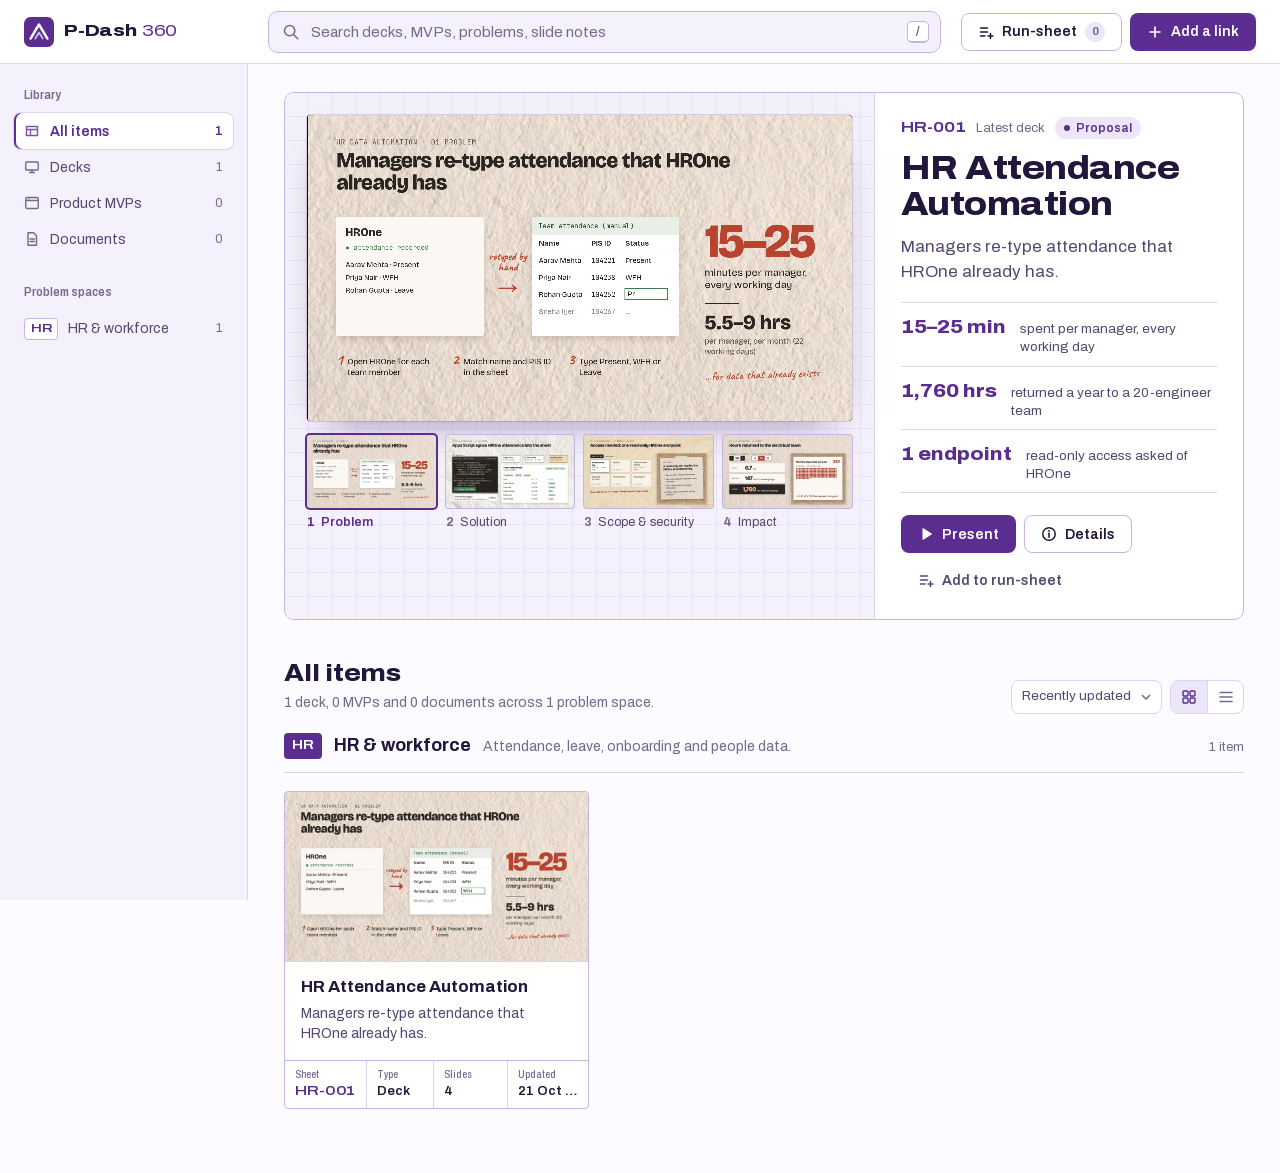
<file: index.html>
<!DOCTYPE html>
<html lang="en">
<head>
<meta charset="utf-8">
<meta name="viewport" content="width=device-width, initial-scale=1">
<title>P-Dash 360</title>
<link rel="icon" href="data:image/svg+xml,%3Csvg xmlns='http://www.w3.org/2000/svg' viewBox='0 0 32 32'%3E%3Crect width='32' height='32' rx='7' fill='%235b2d90'/%3E%3Cpath d='M7 23 16 8l9 15' fill='none' stroke='%23fff' stroke-width='2.6' stroke-linejoin='round' stroke-linecap='round'/%3E%3Cpath d='M12 23l4-6.5 4 6.5' fill='none' stroke='%23c9b4ec' stroke-width='2' stroke-linejoin='round' stroke-linecap='round'/%3E%3C/svg%3E">
<link rel="stylesheet" href="assets/fonts/fonts.css">
<link rel="stylesheet" href="assets/hub.css">
</head>
<body>

<svg width="0" height="0" style="position:absolute" aria-hidden="true">
  <symbol id="i-search" viewBox="0 0 20 20"><circle cx="8.5" cy="8.5" r="5.75" fill="none" stroke="currentColor" stroke-width="1.7"/><path d="m13 13 4.5 4.5" stroke="currentColor" stroke-width="1.7" stroke-linecap="round"/></symbol>
  <symbol id="i-x" viewBox="0 0 16 16"><path d="m3.5 3.5 9 9m0-9-9 9" stroke="currentColor" stroke-width="1.7" stroke-linecap="round"/></symbol>
  <symbol id="i-play" viewBox="0 0 16 16"><path d="M4.5 2.8v10.4a.6.6 0 0 0 .9.5l8.2-5.2a.6.6 0 0 0 0-1L5.4 2.3a.6.6 0 0 0-.9.5Z" fill="currentColor"/></symbol>
  <symbol id="i-ext" viewBox="0 0 16 16"><path d="M9 2.75h4.25V7M13 3 7.5 8.5M11.5 9.5v3a1 1 0 0 1-1 1h-7a1 1 0 0 1-1-1v-7a1 1 0 0 1 1-1h3" fill="none" stroke="currentColor" stroke-width="1.5" stroke-linecap="round" stroke-linejoin="round"/></symbol>
  <symbol id="i-info" viewBox="0 0 16 16"><circle cx="8" cy="8" r="6.25" fill="none" stroke="currentColor" stroke-width="1.5"/><path d="M8 7.2v4" stroke="currentColor" stroke-width="1.6" stroke-linecap="round"/><circle cx="8" cy="4.9" r=".95" fill="currentColor"/></symbol>
  <symbol id="i-queue" viewBox="0 0 16 16"><path d="M2.5 4h7M2.5 8h7M2.5 12h4.5M12.5 9.5v5M10 12h5" fill="none" stroke="currentColor" stroke-width="1.5" stroke-linecap="round"/></symbol>
  <symbol id="i-queued" viewBox="0 0 16 16"><path d="M2.5 4h7M2.5 8h7M2.5 12h4.5" fill="none" stroke="currentColor" stroke-width="1.5" stroke-linecap="round"/><path d="m9.8 12 1.9 1.9L15 10.4" fill="none" stroke="currentColor" stroke-width="1.6" stroke-linecap="round" stroke-linejoin="round"/></symbol>
  <symbol id="i-plus" viewBox="0 0 16 16"><path d="M8 3v10M3 8h10" stroke="currentColor" stroke-width="1.6" stroke-linecap="round"/></symbol>
  <symbol id="i-grid" viewBox="0 0 16 16"><rect x="2" y="2" width="5" height="5" rx="1" fill="none" stroke="currentColor" stroke-width="1.4"/><rect x="9" y="2" width="5" height="5" rx="1" fill="none" stroke="currentColor" stroke-width="1.4"/><rect x="2" y="9" width="5" height="5" rx="1" fill="none" stroke="currentColor" stroke-width="1.4"/><rect x="9" y="9" width="5" height="5" rx="1" fill="none" stroke="currentColor" stroke-width="1.4"/></symbol>
  <symbol id="i-list" viewBox="0 0 16 16"><path d="M2 3.5h12M2 8h12M2 12.5h12" stroke="currentColor" stroke-width="1.5" stroke-linecap="round"/></symbol>
  <symbol id="i-left" viewBox="0 0 16 16"><path d="M10 3 5 8l5 5" fill="none" stroke="currentColor" stroke-width="1.7" stroke-linecap="round" stroke-linejoin="round"/></symbol>
  <symbol id="i-right" viewBox="0 0 16 16"><path d="m6 3 5 5-5 5" fill="none" stroke="currentColor" stroke-width="1.7" stroke-linecap="round" stroke-linejoin="round"/></symbol>
  <symbol id="i-up" viewBox="0 0 16 16"><path d="m3.5 10 4.5-4.5 4.5 4.5" fill="none" stroke="currentColor" stroke-width="1.6" stroke-linecap="round" stroke-linejoin="round"/></symbol>
  <symbol id="i-down" viewBox="0 0 16 16"><path d="m3.5 6 4.5 4.5L12.5 6" fill="none" stroke="currentColor" stroke-width="1.6" stroke-linecap="round" stroke-linejoin="round"/></symbol>
  <symbol id="i-full" viewBox="0 0 16 16"><path d="M2.5 6V2.5H6M10 2.5h3.5V6M13.5 10v3.5H10M6 13.5H2.5V10" fill="none" stroke="currentColor" stroke-width="1.5" stroke-linecap="round" stroke-linejoin="round"/></symbol>
  <symbol id="i-notes" viewBox="0 0 16 16"><rect x="2.5" y="2" width="11" height="12" rx="1.5" fill="none" stroke="currentColor" stroke-width="1.4"/><path d="M5 5.5h6M5 8h6M5 10.5h3.5" stroke="currentColor" stroke-width="1.4" stroke-linecap="round"/></symbol>
  <symbol id="i-copy" viewBox="0 0 16 16"><rect x="5" y="5" width="8.5" height="8.5" rx="1.5" fill="none" stroke="currentColor" stroke-width="1.4"/><path d="M11 3.5V3a1 1 0 0 0-1-1H3a1 1 0 0 0-1 1v7a1 1 0 0 0 1 1h.5" fill="none" stroke="currentColor" stroke-width="1.4"/></symbol>
  <symbol id="i-trash" viewBox="0 0 16 16"><path d="M3 4.5h10M6.5 4.5V3h3v1.5M4.5 4.5l.6 8.6a1 1 0 0 0 1 .9h3.8a1 1 0 0 0 1-.9l.6-8.6" fill="none" stroke="currentColor" stroke-width="1.4" stroke-linecap="round" stroke-linejoin="round"/></symbol>
  <symbol id="i-all" viewBox="0 0 16 16"><path d="M2.5 3.5h11v9h-11z" fill="none" stroke="currentColor" stroke-width="1.4" stroke-linejoin="round"/><path d="M2.5 6.5h11M6.5 6.5v6" stroke="currentColor" stroke-width="1.4"/></symbol>
  <symbol id="i-deck" viewBox="0 0 16 16"><rect x="1.75" y="3" width="12.5" height="8" rx="1" fill="none" stroke="currentColor" stroke-width="1.4"/><path d="M8 11v2.5M5.5 13.5h5" stroke="currentColor" stroke-width="1.4" stroke-linecap="round"/></symbol>
  <symbol id="i-mvp" viewBox="0 0 16 16"><rect x="1.75" y="2.5" width="12.5" height="11" rx="1.5" fill="none" stroke="currentColor" stroke-width="1.4"/><path d="M1.75 5.5h12.5" stroke="currentColor" stroke-width="1.4"/><circle cx="3.9" cy="4" r=".6" fill="currentColor"/><circle cx="5.6" cy="4" r=".6" fill="currentColor"/></symbol>
  <symbol id="i-doc" viewBox="0 0 16 16"><path d="M4 1.75h5.5L12.5 4.8v9.45H4z" fill="none" stroke="currentColor" stroke-width="1.4" stroke-linejoin="round"/><path d="M6 8h4.5M6 10.5h4.5" stroke="currentColor" stroke-width="1.4" stroke-linecap="round"/></symbol>
</svg>

<header class="topbar">
  <a class="brand" href="#" id="home" aria-label="P-Dash 360, show everything">
    <svg class="brand-mark" viewBox="0 0 32 32" aria-hidden="true"><rect width="32" height="32" rx="7" fill="#5b2d90"/><path d="M7 23 16 8l9 15" fill="none" stroke="#fff" stroke-width="2.6" stroke-linejoin="round" stroke-linecap="round"/><path d="M12 23l4-6.5 4 6.5" fill="none" stroke="#c9b4ec" stroke-width="2" stroke-linejoin="round" stroke-linecap="round"/></svg>
    <span class="brand-name">P-Dash <span>360</span></span>
  </a>
  <div class="search" role="search">
    <svg aria-hidden="true"><use href="#i-search"/></svg>
    <input id="q" type="search" placeholder="Search decks, MVPs, problems, slide notes" autocomplete="off" spellcheck="false" aria-label="Search the library" aria-describedby="searchHint">
    <span class="kbd" id="slashKey" aria-hidden="true">/</span>
    <button class="clear" id="clearQ" type="button" aria-label="Clear search" hidden><svg><use href="#i-x"/></svg></button>
    <span class="search-hint" id="searchHint" hidden>Enter opens the top result · Esc clears</span>
  </div>
  <div class="top-actions">
    <button class="btn btn-line" id="runBtn" type="button">
      <svg aria-hidden="true"><use href="#i-queue"/></svg><span class="lbl">Run-sheet</span>
      <span class="count-pill" id="runCount" data-zero>0</span>
    </button>
    <button class="btn btn-primary" id="addBtn" type="button">
      <svg aria-hidden="true"><use href="#i-plus"/></svg><span class="lbl">Add a link</span>
    </button>
  </div>
</header>

<div class="shell">
  <nav class="side" aria-label="Library sections">
    <div class="side-group">
      <h2 class="side-title">Library</h2>
      <ul id="kindNav"></ul>
    </div>
    <div class="side-group">
      <h2 class="side-title">Problem spaces</h2>
      <ul id="spaceNav"></ul>
    </div>
    <div class="side-group" id="recentGroup" hidden>
      <h2 class="side-title">Recently opened</h2>
      <ul id="recentNav"></ul>
    </div>
  </nav>

  <main id="main">
    <section class="hero" id="hero" aria-label="Next up" hidden></section>
    <section aria-labelledby="registerTitle">
      <div class="register-head">
        <div>
          <h1 class="register-title" id="registerTitle">Everything</h1>
          <p class="register-sub" id="registerSub"></p>
        </div>
        <div class="register-tools">
          <label class="sr-only" for="sort">Sort by</label>
          <select class="select" id="sort">
            <option value="updated">Recently updated</option>
            <option value="sheet">Sheet number</option>
            <option value="title">Title A–Z</option>
          </select>
          <div class="seg" role="group" aria-label="Layout">
            <button type="button" id="viewGrid" aria-pressed="true" title="Sheets"><svg aria-hidden="true"><use href="#i-grid"/></svg><span class="sr-only">Sheets</span></button>
            <button type="button" id="viewList" aria-pressed="false" title="Register table"><svg aria-hidden="true"><use href="#i-list"/></svg><span class="sr-only">Register table</span></button>
          </div>
        </div>
      </div>
      <div id="results"></div>
    </section>
  </main>
</div>

<!-- Presenter -->
<div class="viewer" id="viewer" role="dialog" aria-modal="true" aria-labelledby="vTitle" hidden>
  <div class="v-bar">
    <button class="v-btn" id="vClose" type="button" title="Back to library (Esc)"><svg aria-hidden="true"><use href="#i-left"/></svg><span class="lbl">Library</span><span class="k">Esc</span></button>
    <div class="v-title"><span class="code" id="vCode"></span><h2 id="vTitle"></h2></div>
    <div class="v-nav" id="vNav">
      <button class="v-btn" id="vPrev" type="button" aria-label="Previous slide"><svg aria-hidden="true"><use href="#i-left"/></svg></button>
      <span class="v-count" id="vCount" aria-live="polite"></span>
      <button class="v-btn" id="vNext" type="button" aria-label="Next slide"><svg aria-hidden="true"><use href="#i-right"/></svg></button>
    </div>
    <div class="v-tools">
      <button class="v-btn" id="vNotes" type="button" aria-pressed="false" title="Speaker notes (N)"><svg aria-hidden="true"><use href="#i-notes"/></svg><span class="lbl">Notes</span><span class="k">N</span></button>
      <button class="v-btn" id="vTab" type="button" title="Open on its own in a new tab"><svg aria-hidden="true"><use href="#i-ext"/></svg><span class="lbl">New tab</span></button>
      <button class="v-btn" id="vFull" type="button" title="Full screen (F)"><svg aria-hidden="true"><use href="#i-full"/></svg><span class="lbl">Full screen</span><span class="k">F</span></button>
    </div>
    <div class="v-run" id="vRun" hidden>
      <span class="lbl" id="vRunPos"></span>
      <button class="v-btn" id="vRunPrev" type="button" aria-label="Previous item in run-sheet"><svg aria-hidden="true"><use href="#i-left"/></svg></button>
      <button class="v-btn" id="vRunNext" type="button"><span class="lbl">Next item</span><svg aria-hidden="true"><use href="#i-right"/></svg></button>
    </div>
  </div>
  <div class="v-body">
    <div class="v-stage" id="vStage">
      <iframe id="vFrame" title="Presentation" allow="fullscreen; clipboard-write"></iframe>
      <div class="v-launch" id="vLaunch" hidden></div>
    </div>
    <aside class="v-notes" id="vNotesPanel" aria-label="Speaker notes" hidden></aside>
  </div>
  <div class="v-strip" id="vStrip" aria-label="Slides"></div>
</div>

<div class="scrim" id="scrim" hidden></div>
<aside class="drawer" id="drawer" role="dialog" aria-modal="true" aria-labelledby="drawerTitle" hidden></aside>

<dialog class="dialog" id="addDialog" aria-labelledby="addTitle">
  <form method="dialog" id="addForm" novalidate>
    <div class="drawer-body">
      <h2 class="dialog-title" id="addTitle">Add a link</h2>
      <p class="dialog-intro">For an MVP, a hosted deck or any page with a URL. It shows up right away on this browser; copy its registry entry from the details panel to make it permanent.</p>

      <fieldset class="field">
        <legend>What is it?</legend>
        <div class="kind-pick">
          <label><input type="radio" name="kind" value="mvp" checked>Product MVP<span>Opens in a new tab</span></label>
          <label><input type="radio" name="kind" value="deck">Deck<span>Opens in the presenter</span></label>
          <label><input type="radio" name="kind" value="doc">Document<span>Report, PDF, page</span></label>
        </div>
      </fieldset>
      <div class="field">
        <label for="fTitle">Title</label>
        <input id="fTitle" name="title" required placeholder="e.g. Leave Balance Bot">
      </div>
      <div class="field">
        <label for="fUrl">Link</label>
        <input id="fUrl" name="url" required placeholder="https://… or library/mvps/my-app/index.html">
        <span class="help">A web address, or a path inside this folder.</span>
      </div>
      <div class="field">
        <label for="fProblem">Problem it solves</label>
        <textarea id="fProblem" name="problem" placeholder="One sentence. This is what people search for."></textarea>
      </div>
      <div class="field-row">
        <div class="field">
          <label for="fSpace">Problem space</label>
          <select id="fSpace" name="space"></select>
        </div>
        <div class="field">
          <label for="fStatus">Status</label>
          <select id="fStatus" name="status">
            <option value="idea">Idea</option>
            <option value="proposal">Proposal</option>
            <option value="pilot">Pilot</option>
            <option value="mvp" selected>MVP</option>
            <option value="live">Live</option>
          </select>
        </div>
      </div>
      <div class="field-row" id="newSpaceRow" hidden>
        <div class="field">
          <label for="fSpaceName">New space name</label>
          <input id="fSpaceName" name="spaceName" placeholder="e.g. Project delivery">
        </div>
        <div class="field">
          <label for="fSpaceCode">Code</label>
          <input id="fSpaceCode" name="spaceCode" maxlength="4" placeholder="e.g. PD">
        </div>
      </div>
      <div class="field">
        <label for="fTags">Keywords</label>
        <input id="fTags" name="tags" placeholder="Comma separated: leave, HROne, chatbot">
      </div>
      <p class="form-error" id="formError" role="alert" hidden></p>
    </div>
    <div class="drawer-foot">
      <button class="btn btn-primary" type="submit" value="save">Add to library</button>
      <button class="btn btn-quiet" type="button" id="addCancel">Cancel</button>
    </div>
  </form>
</dialog>

<div class="toast" id="toast" role="status" aria-live="polite"></div>

<script src="registry.js"></script>
<script src="assets/hub.js"></script>
</body>
</html>
</file>
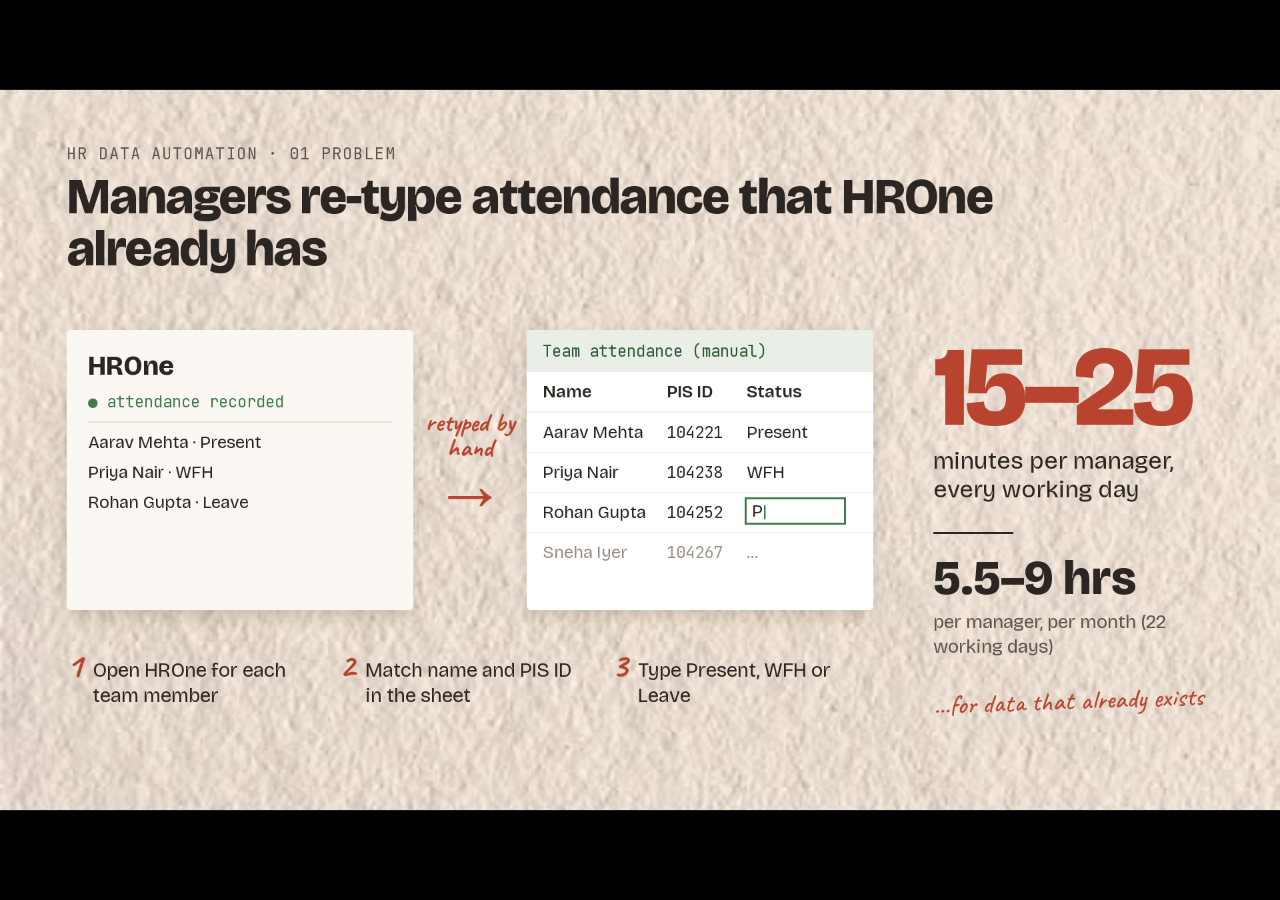
<file: library/decks/hr-attendance-automation/index.html>
<!DOCTYPE html>
<html lang="en">
<head>
<meta charset="utf-8">
<meta name="viewport" content="width=device-width, initial-scale=1">
<title>HR Attendance Automation</title>
<link rel="stylesheet" href="fonts/fonts.css">
<style>
html,body{margin:0;background:#1d1a17;}
a{color:#b8442f;}
a:hover{color:#8a2f1f;}
deck-stage:not(:defined){visibility:hidden}
.ctl:hover{background:#b8442f !important;}
</style>
</head>
<body>
<!--
  Ported from the Claude Design file "HR Attendance Automation.dc.html".
  Markup is unchanged; the {{ bindings }} are driven by the plain script at the
  bottom instead of the React design-component runtime, so the deck opens
  straight from disk with no server or network.
-->
<deck-stage width="1920" height="1080" no-rail>

<section data-label="Problem" data-speaker-notes="Every day, assistant managers and senior engineers open HROne, look up each team member by name and PIS ID, and type Present, WFH or Leave into a Google Sheet. HROne already holds this data. That is 15 to 25 minutes per manager per day." style="background:#efe6da url('assets/paper-cream.jpeg') center/cover;font-family:'Bricolage Grotesque',sans-serif;color:#2b2622;overflow:hidden;">
  <div style="position:absolute;left:100px;top:80px;font-family:'JetBrains Mono',monospace;font-size:24px;letter-spacing:0.08em;color:#5e554c;">HR DATA AUTOMATION · 01 PROBLEM</div>
  <h1 style="position:absolute;left:100px;top:122px;margin:0;width:1400px;font-size:76px;line-height:1.02;font-weight:800;letter-spacing:-0.02em;text-wrap:pretty;">Managers re-type attendance that HROne already has</h1>

  <div style="position:absolute;left:100px;top:360px;width:520px;height:420px;box-sizing:border-box;padding:30px 32px;background:#fbf8f3;box-shadow:0 10px 24px rgba(60,40,20,0.16);border-radius:6px;display:flex;flex-direction:column;gap:14px;">
    <div style="font-size:40px;font-weight:800;">HROne</div>
    <div style="font-family:'JetBrains Mono',monospace;font-size:24px;color:#3f7d4e;">● attendance recorded</div>
    <div style="height:2px;background:#e6ddd0;"></div>
    <div style="font-size:26px;">Aarav Mehta · Present</div>
    <div style="font-size:26px;">Priya Nair · WFH</div>
    <div style="font-size:26px;">Rohan Gupta · Leave</div>
  </div>

  <div style="position:absolute;left:630px;top:480px;width:150px;display:flex;flex-direction:column;align-items:center;gap:0px;color:#b8442f;">
    <div style="font-family:'Caveat',cursive;font-size:38px;font-weight:700;line-height:1;text-align:center;">retyped by hand</div>
    <div style="font-family:'Caveat',cursive;font-size:110px;line-height:0.9;">→</div>
  </div>

  <div style="position:absolute;left:790px;top:360px;width:520px;height:420px;box-sizing:border-box;overflow:hidden;background:#ffffff;box-shadow:0 10px 24px rgba(60,40,20,0.16);border-radius:6px;">
    <div style="padding:16px 24px;background:#e9efe7;font-family:'JetBrains Mono',monospace;font-size:24px;color:#2f5a38;">Team attendance (manual)</div>
    <div style="display:grid;grid-template-columns:210px 120px 1fr;font-size:26px;">
      <div style="padding:14px 24px;border-bottom:2px solid #eee;font-weight:600;">Name</div>
      <div style="padding:14px 0;border-bottom:2px solid #eee;font-weight:600;">PIS ID</div>
      <div style="padding:14px 0;border-bottom:2px solid #eee;font-weight:600;">Status</div>
      <div style="padding:14px 24px;border-bottom:1px solid #eee;">Aarav Mehta</div>
      <div style="padding:14px 0;border-bottom:1px solid #eee;font-family:'JetBrains Mono',monospace;font-size:24px;">104221</div>
      <div style="padding:14px 0;border-bottom:1px solid #eee;">Present</div>
      <div style="padding:14px 24px;border-bottom:1px solid #eee;">Priya Nair</div>
      <div style="padding:14px 0;border-bottom:1px solid #eee;font-family:'JetBrains Mono',monospace;font-size:24px;">104238</div>
      <div style="padding:14px 0;border-bottom:1px solid #eee;">WFH</div>
      <div style="padding:14px 24px;border-bottom:1px solid #eee;">Rohan Gupta</div>
      <div style="padding:14px 0;border-bottom:1px solid #eee;font-family:'JetBrains Mono',monospace;font-size:24px;">104252</div>
      <div style="padding:10px 0;border-bottom:1px solid #eee;"><span style="display:inline-block;padding:2px 8px;outline:3px solid #3f7d4e;min-width:130px;"><span data-k="typed"></span><span data-k="caret" style="opacity:0;color:#3f7d4e;">|</span></span></div>
      <div style="padding:14px 24px;color:#9a9087;">Sneha Iyer</div>
      <div style="padding:14px 0;font-family:'JetBrains Mono',monospace;font-size:24px;color:#9a9087;">104267</div>
      <div style="padding:14px 0;color:#9a9087;">…</div>
    </div>
  </div>

  <div style="position:absolute;left:100px;top:830px;width:1190px;display:grid;grid-template-columns:repeat(3,1fr);gap:36px;">
    <div style="display:flex;gap:16px;align-items:baseline;"><span style="font-family:'Caveat',cursive;font-size:52px;font-weight:700;color:#b8442f;">1</span><span style="font-size:30px;line-height:1.25;">Open HROne for each team member</span></div>
    <div style="display:flex;gap:16px;align-items:baseline;"><span style="font-family:'Caveat',cursive;font-size:52px;font-weight:700;color:#b8442f;">2</span><span style="font-size:30px;line-height:1.25;">Match name and PIS ID in the sheet</span></div>
    <div style="display:flex;gap:16px;align-items:baseline;"><span style="font-family:'Caveat',cursive;font-size:52px;font-weight:700;color:#b8442f;">3</span><span style="font-size:30px;line-height:1.25;">Type Present, WFH or Leave</span></div>
  </div>

  <div style="position:absolute;left:1400px;top:370px;width:420px;display:flex;flex-direction:column;gap:12px;">
    <div style="font-size:170px;font-weight:800;line-height:0.9;letter-spacing:-0.04em;color:#b8442f;">15–25</div>
    <div style="font-size:36px;line-height:1.2;">minutes per manager, every working day</div>
    <div style="height:3px;background:#2b2622;margin:30px 0 18px;width:120px;"></div>
    <div style="font-size:72px;font-weight:800;line-height:1;">5.5–9 hrs</div>
    <div style="font-size:28px;line-height:1.3;color:#5e554c;">per manager, per month (22 working days)</div>
    <div style="font-family:'Caveat',cursive;font-size:40px;color:#b8442f;margin-top:26px;transform:rotate(-2deg);">…for data that already exists</div>
  </div>
</section>

<section data-label="Solution" data-speaker-notes="A Google Apps Script, written in JavaScript, calls the HROne attendance API and writes the result into the sheet. We run the setup once to install a time-driven trigger. After that the trigger fires every day by itself: it calls HROne, pulls the records, and places them in the right rows. Nobody has to open the sheet." style="background:#f3f1ec url('assets/paper-white.jpeg') center/cover;font-family:'Bricolage Grotesque',sans-serif;color:#2b2622;overflow:hidden;">
  <div style="position:absolute;left:100px;top:80px;font-family:'JetBrains Mono',monospace;font-size:24px;letter-spacing:0.08em;color:#5e554c;">HR DATA AUTOMATION · 02 SOLUTION</div>
  <h1 style="position:absolute;left:100px;top:122px;margin:0;width:1720px;font-size:64px;line-height:1.05;font-weight:800;letter-spacing:-0.02em;">Apps Script syncs HROne attendance into the sheet</h1>

  <div style="position:absolute;left:100px;top:270px;font-family:'Caveat',cursive;font-size:40px;font-weight:700;color:#b8442f;">set up once ↓</div>
  <div style="position:absolute;left:100px;top:320px;width:680px;height:530px;background:#26221f;border-radius:10px;box-shadow:0 14px 30px rgba(0,0,0,0.22);overflow:hidden;font-family:'JetBrains Mono',monospace;font-size:24px;line-height:1.38;color:#e9e2d6;">
    <div style="padding:12px 24px;background:#36312c;color:#b9ae9f;display:flex;justify-content:space-between;"><span>sync.gs · Apps Script</span><span>JavaScript</span></div>
    <div style="padding:18px 24px;display:flex;flex-direction:column;">
      <div style="white-space:pre;"><span style="color:#e6a86b;">function</span> syncAttendance() {</div>
      <div style="white-space:pre;">  <span style="color:#e6a86b;">const</span> key = getSecret(<span style="color:#9fcf8f;">'HRONE_KEY'</span>);</div>
      <div style="white-space:pre;">  <span style="color:#e6a86b;">const</span> res = UrlFetchApp.fetch(</div>
      <div style="white-space:pre;">    HRONE + <span style="color:#9fcf8f;">'/attendance?date='</span> + today,</div>
      <div style="white-space:pre;">    { headers: { Authorization: key } });</div>
      <div style="white-space:pre;">  writeToSheet(JSON.parse(res));</div>
      <div style="white-space:pre;">}</div>
      <div style="white-space:pre;color:#8f8578;">// one-time: install the trigger</div>
      <div style="white-space:pre;">ScriptApp.newTrigger(<span style="color:#9fcf8f;">'syncAttendance'</span>)</div>
      <div style="white-space:pre;">  .timeBased().everyDays(1)</div>
      <div style="white-space:pre;">  .atHour(10).create();</div>
    </div>
  </div>
  <div data-k="btn" style="position:absolute;left:124px;top:770px;height:60px;padding:0 28px;border-radius:8px;display:flex;align-items:center;font-family:'JetBrains Mono',monospace;font-size:24px;font-weight:600;color:#ffffff;background:#b8442f;transition:all .25s;">▶ Run setup</div>

  <div data-k="trig" style="position:absolute;left:100px;top:866px;width:680px;padding:22px 28px;box-sizing:border-box;background:#fffdf8;border:3px solid #d9cdbb;border-radius:10px;display:flex;justify-content:space-between;align-items:center;transition:border-color .4s;">
    <div style="display:flex;flex-direction:column;gap:4px;">
      <span style="font-size:30px;font-weight:600;">Time-driven trigger</span>
      <span style="font-size:26px;color:#5e554c;">Every day, 10:00 AM · runs in background</span>
    </div>
    <span data-k="trigLabel" style="font-family:'JetBrains Mono',monospace;font-size:24px;font-weight:600;color:#8f8578;">not installed</span>
  </div>

  <div style="position:absolute;left:830px;top:300px;width:990px;height:110px;">
    <div style="position:absolute;left:140px;right:140px;top:54px;border-top:3px dashed #9a9087;"></div>
    <div data-k="packet" style="position:absolute;top:44px;left:129px;width:22px;height:22px;border-radius:50%;background:#b8442f;box-shadow:0 0 0 6px rgba(184,68,47,0.2);opacity:0;transition:left .5s ease-in-out, opacity .3s;"></div>
    <div style="position:absolute;inset:0;display:flex;justify-content:space-between;">
      <div data-k="n1" style="width:280px;padding:14px 18px;box-sizing:border-box;border-radius:10px;background:#fffdf8;border:2px solid #2b2622;display:flex;flex-direction:column;gap:2px;transition:background .3s;"><span style="font-size:28px;font-weight:600;">Trigger fires</span><span style="font-family:'JetBrains Mono',monospace;font-size:24px;color:#5e554c;"><span data-k="dayLabel"></span> 10:00</span></div>
      <div data-k="n2" style="width:280px;padding:14px 18px;box-sizing:border-box;border-radius:10px;background:#fffdf8;border:2px solid #2b2622;display:flex;flex-direction:column;gap:2px;transition:background .3s;"><span style="font-size:28px;font-weight:600;">HROne API</span><span data-k="apiLabel" style="font-family:'JetBrains Mono',monospace;font-size:24px;color:#5e554c;">GET /attendance</span></div>
      <div data-k="n3" style="width:280px;padding:14px 18px;box-sizing:border-box;border-radius:10px;background:#fffdf8;border:2px solid #2b2622;display:flex;flex-direction:column;gap:2px;transition:background .3s;"><span style="font-size:28px;font-weight:600;">Google Sheet</span><span data-k="sheetLabel" style="font-family:'JetBrains Mono',monospace;font-size:24px;color:#5e554c;">waiting</span></div>
    </div>
  </div>

  <div style="position:absolute;left:830px;top:440px;width:990px;height:560px;background:#ffffff;border-radius:12px;box-shadow:0 14px 30px rgba(60,40,20,0.18);overflow:hidden;">
    <div style="padding:22px 30px;display:flex;justify-content:space-between;align-items:center;border-bottom:2px solid #efebe4;">
      <div style="display:flex;flex-direction:column;gap:2px;"><span style="font-size:34px;font-weight:800;">Team attendance</span><span data-k="dateLabel" style="font-size:24px;color:#5e554c;"></span></div>
      <span data-k="sync" style="padding:8px 18px;border-radius:999px;font-family:'JetBrains Mono',monospace;font-size:24px;background:#f3efe8;color:#5e554c;">Waiting for trigger</span>
    </div>
    <div style="padding:16px 30px;display:flex;gap:16px;">
      <span style="padding:6px 18px;border-radius:8px;background:#dcebd9;color:#2a5e36;font-size:26px;font-weight:600;">Present <span data-k="cP">0</span></span>
      <span style="padding:6px 18px;border-radius:8px;background:#dbe4f3;color:#2a4c84;font-size:26px;font-weight:600;">WFH <span data-k="cW">0</span></span>
      <span style="padding:6px 18px;border-radius:8px;background:#f6e2c8;color:#7f5214;font-size:26px;font-weight:600;">Leave <span data-k="cL">0</span></span>
    </div>
    <div style="display:grid;grid-template-columns:420px 240px 1fr;padding:0 30px;font-size:24px;color:#5e554c;font-family:'JetBrains Mono',monospace;border-bottom:2px solid #efebe4;">
      <div style="padding:10px 0;">NAME</div><div style="padding:10px 0;">PIS ID</div><div style="padding:10px 0;">STATUS</div>
    </div>
    <div data-k="rows"></div>
  </div>

  <div style="position:absolute;left:0;top:0;width:0;height:0;">
    <div data-k="ripple" style="position:absolute;left:250px;top:800px;width:80px;height:80px;margin:-40px 0 0 -40px;border-radius:50%;border:4px solid #b8442f;opacity:0;transform:scale(0.3);transition:transform .5s, opacity .5s;"></div>
    <svg data-k="cursor" width="44" height="52" viewBox="0 0 22 26" style="position:absolute;left:1300px;top:960px;opacity:0;transition:left 1s cubic-bezier(.5,0,.2,1), top 1s cubic-bezier(.5,0,.2,1), opacity .4s;filter:drop-shadow(0 3px 4px rgba(0,0,0,.3));"><polygon points="1,1 1,21 6,16 10,25 14,23 10,15 17,15" fill="#ffffff" stroke="#1d1a17" stroke-width="1.6" stroke-linejoin="round"></polygon></svg>
  </div>
</section>

<section data-label="Scope &amp; Security" data-speaker-notes="We do not need access to all of HROne. Only a read-only key for the attendance log. Payroll, personal records and documents remain outside the script's reach, and any call to them is rejected. The key sits in Script Properties, the data stays in our Google Workspace, and HROne can revoke the key at any time." style="background:#e7d7b4 url('assets/sunburst.jpeg') center/cover;font-family:'Bricolage Grotesque',sans-serif;color:#2b2622;overflow:hidden;">
  <div style="position:absolute;inset:0;background:rgba(246,238,222,0.62);"></div>
  <div style="position:absolute;left:100px;top:80px;font-family:'JetBrains Mono',monospace;font-size:24px;letter-spacing:0.08em;color:#4d453d;">HR DATA AUTOMATION · 03 SCOPE &amp; SECURITY</div>
  <h1 style="position:absolute;left:100px;top:122px;margin:0;width:1720px;font-size:64px;line-height:1.05;font-weight:800;letter-spacing:-0.02em;">Access needed: one read-only HROne endpoint</h1>

  <div style="position:absolute;left:100px;top:290px;width:900px;display:flex;flex-direction:column;gap:22px;">
    <div style="display:flex;align-items:center;gap:18px;">
      <span style="padding:10px 20px;border-radius:8px;background:#26221f;color:#f3ece0;font-family:'JetBrains Mono',monospace;font-size:24px;">Apps Script</span>
      <span style="font-family:'JetBrains Mono',monospace;font-size:24px;color:#4d453d;">requests →</span>
    </div>
    <div data-k="modules" style="display:grid;grid-template-columns:repeat(3,1fr);gap:22px;">
      <div style="height:190px;padding:22px;box-sizing:border-box;border-radius:12px;background:#ffffff;border:4px solid #3f7d4e;display:flex;flex-direction:column;justify-content:space-between;box-shadow:0 10px 22px rgba(63,125,78,0.22);">
        <span style="font-size:32px;font-weight:800;">Attendance log</span>
        <span style="font-family:'JetBrains Mono',monospace;font-size:24px;color:#2a5e36;">200 OK · read-only</span>
      </div>
    </div>
    <div style="font-family:'Caveat',cursive;font-size:44px;font-weight:700;color:#8a2f1f;transform:rotate(-1deg);margin-top:16px;">Only attendance is in scope. Everything else stays closed.</div>
  </div>

  <div style="position:absolute;left:1080px;top:270px;width:740px;height:740px;background:url('assets/burlap.jpeg') center/100% 100%;box-shadow:0 14px 30px rgba(60,40,20,0.3);">
    <div style="position:absolute;left:56px;top:64px;right:56px;bottom:64px;background:#fbf7ef url('assets/paper-cream.jpeg') center/cover;transform:rotate(-1.5deg);box-shadow:0 8px 18px rgba(0,0,0,0.25);padding:48px 46px;box-sizing:border-box;display:flex;flex-direction:column;gap:22px;">
      <div style="position:absolute;top:-22px;left:50%;width:170px;height:46px;margin-left:-85px;background:rgba(236,224,196,0.85);transform:rotate(3deg);box-shadow:0 2px 4px rgba(0,0,0,0.12);"></div>
      <span style="font-family:'JetBrains Mono',monospace;font-size:24px;letter-spacing:0.08em;color:#8a2f1f;">THE ASK</span>
      <span style="font-size:40px;font-weight:800;line-height:1.12;">A read-only API key for the HROne attendance log</span>
      <div style="height:2px;background:#d9cdbb;"></div>
      <div style="display:flex;gap:14px;font-size:28px;line-height:1.3;"><span style="color:#3f7d4e;font-weight:800;">✓</span><span>Cannot edit or delete HROne data</span></div>
      <div style="display:flex;gap:14px;font-size:28px;line-height:1.3;"><span style="color:#3f7d4e;font-weight:800;">✓</span><span>Key kept in Script Properties, not in the sheet</span></div>
      <div style="display:flex;gap:14px;font-size:28px;line-height:1.3;"><span style="color:#3f7d4e;font-weight:800;">✓</span><span>Data stays inside our Google Workspace</span></div>
      <div style="display:flex;gap:14px;font-size:28px;line-height:1.3;"><span style="color:#3f7d4e;font-weight:800;">✓</span><span>HROne admin can revoke the key anytime</span></div>
    </div>
  </div>
</section>

<section data-label="Impact" data-speaker-notes="Example: the electrical team has 20 managerial engineers. At 20 minutes each per day, that is about 6.7 hours a day, roughly 147 hours a month and 1,760 hours a year handed back. Use the controls to change team size and minutes." style="background:#efe6da url('assets/paper-cream.jpeg') center/cover;font-family:'Bricolage Grotesque',sans-serif;color:#2b2622;overflow:hidden;">
  <div style="position:absolute;left:100px;top:80px;font-family:'JetBrains Mono',monospace;font-size:24px;letter-spacing:0.08em;color:#5e554c;">HR DATA AUTOMATION · 04 IMPACT</div>
  <h1 style="position:absolute;left:100px;top:122px;margin:0;width:1720px;font-size:64px;line-height:1.05;font-weight:800;letter-spacing:-0.02em;">Hours returned to the electrical team</h1>

  <div style="position:absolute;left:100px;top:270px;width:820px;display:flex;gap:40px;align-items:flex-end;">
    <div style="display:flex;flex-direction:column;gap:10px;">
      <span style="font-family:'JetBrains Mono',monospace;font-size:24px;color:#5e554c;">MANAGERIAL ENGINEERS</span>
      <div style="display:flex;align-self:flex-start;align-items:center;gap:0px;background:#ffffff;border:2px solid #2b2622;border-radius:10px;overflow:hidden;">
        <button class="ctl" data-k="decM" aria-label="Fewer managers" style="width:64px;height:64px;border:none;background:#2b2622;color:#ffffff;font-size:36px;cursor:pointer;font-family:inherit;">−</button>
        <span data-k="managers" style="width:100px;text-align:center;font-size:40px;font-weight:800;">20</span>
        <button class="ctl" data-k="incM" aria-label="More managers" style="width:64px;height:64px;border:none;background:#2b2622;color:#ffffff;font-size:36px;cursor:pointer;font-family:inherit;">+</button>
      </div>
    </div>
    <div style="display:flex;flex-direction:column;gap:10px;">
      <span style="font-family:'JetBrains Mono',monospace;font-size:24px;color:#5e554c;">MINUTES PER DAY, EACH</span>
      <div data-k="minOpts" style="display:flex;border:2px solid #2b2622;border-radius:10px;overflow:hidden;">
        <button data-min="15" style="width:96px;height:64px;border:none;background:#ffffff;color:#2b2622;font-size:32px;font-weight:600;cursor:pointer;font-family:inherit;transition:background .2s;">15</button>
        <button data-min="20" style="width:96px;height:64px;border:none;background:#ffffff;color:#2b2622;font-size:32px;font-weight:600;cursor:pointer;font-family:inherit;transition:background .2s;">20</button>
        <button data-min="25" style="width:96px;height:64px;border:none;background:#ffffff;color:#2b2622;font-size:32px;font-weight:600;cursor:pointer;font-family:inherit;transition:background .2s;">25</button>
      </div>
    </div>
  </div>

  <div style="position:absolute;left:100px;top:420px;width:820px;display:flex;flex-direction:column;gap:22px;">
    <div style="background:#fbf8f3;border-radius:8px;box-shadow:0 8px 20px rgba(60,40,20,0.14);padding:24px 34px;display:grid;grid-template-columns:200px 1fr;align-items:center;">
      <span style="font-family:'JetBrains Mono',monospace;font-size:26px;color:#5e554c;">DAILY</span>
      <div style="display:flex;align-items:baseline;gap:14px;"><span data-k="dDay" style="font-size:84px;font-weight:800;line-height:1;letter-spacing:-0.03em;">0.0</span><span style="font-size:32px;">hrs</span></div>
    </div>
    <div style="background:#fbf8f3;border-radius:8px;box-shadow:0 8px 20px rgba(60,40,20,0.14);padding:24px 34px;display:grid;grid-template-columns:200px 1fr;align-items:center;">
      <span style="font-family:'JetBrains Mono',monospace;font-size:26px;color:#5e554c;">MONTHLY</span>
      <div style="display:flex;align-items:baseline;gap:14px;"><span data-k="dMonth" style="font-size:84px;font-weight:800;line-height:1;letter-spacing:-0.03em;">0</span><span style="font-size:32px;">hrs · 22 working days</span></div>
    </div>
    <div style="background:#2b2622;color:#f6efe3;border-radius:8px;box-shadow:0 8px 20px rgba(60,40,20,0.2);padding:24px 34px;display:grid;grid-template-columns:170px 1fr;align-items:center;">
      <span style="font-family:'JetBrains Mono',monospace;font-size:26px;color:#d9cdbb;">ANNUAL</span>
      <div style="display:flex;align-items:baseline;gap:14px;"><span data-k="dYear" style="font-size:96px;font-weight:800;line-height:1;letter-spacing:-0.03em;color:#f0b38a;">0</span><span style="font-size:30px;white-space:nowrap;">hrs · 264 working days</span></div>
    </div>
  </div>

  <div style="position:absolute;left:1000px;top:270px;width:820px;height:740px;background:url('assets/burlap.jpeg') center/100% 100%;box-shadow:0 14px 30px rgba(60,40,20,0.3);">
    <div style="position:absolute;left:48px;top:52px;right:48px;bottom:52px;background:#fbf8f3;box-shadow:0 8px 18px rgba(0,0,0,0.22);padding:36px 40px;box-sizing:border-box;display:flex;flex-direction:column;gap:18px;">
      <div style="display:flex;justify-content:space-between;align-items:baseline;">
        <span style="font-size:34px;font-weight:800;">Working days back per year</span>
        <span data-k="dDays" style="font-size:56px;font-weight:800;color:#b8442f;">0</span>
      </div>
      <span style="font-family:'JetBrains Mono',monospace;font-size:24px;color:#5e554c;">1 square = one 8-hour day</span>
      <div data-k="squares" style="display:grid;grid-template-columns:repeat(30,16px);gap:4px;align-content:start;flex:1;"></div>
      <span style="font-family:'Caveat',cursive;font-size:44px;font-weight:700;color:#8a2f1f;line-height:1.05;">≈ <span data-k="fte">0.83</span> of a full-time engineer, every year</span>
    </div>
  </div>
</section>

</deck-stage>
<script src="deck-stage.js"></script>
<script>
// Slide animation + calculator logic, ported line-for-line from the design
// file's DCLogic component. render() computes the same values the template
// bindings used and writes them onto the [data-k] elements.
(() => {
  const deck = document.querySelector('deck-stage');
  const $ = k => deck.querySelector('[data-k="' + k + '"]');
  const state = { tick: 0, cycle: 0, n: 0, managers: 20, mins: 20 };
  let tw = { t0: 0, from: { day: 0, month: 0, year: 0, days: 0 } }, cur = null, raf = 0;

  const calc = (m, x) => { const day = m * x / 60; return { day, month: day * 22, year: day * 264, days: day * 264 / 8 }; };

  // Static scaffolding for the repeated template blocks.
  const people = [['Aarav Mehta','104221'],['Priya Nair','104238'],['Rohan Gupta','104252'],['Sneha Iyer','104267'],['Karan Singh','104281']];
  const rowsEl = $('rows');
  const rowEls = people.map(() => {
    const r = document.createElement('div');
    r.style.cssText = 'display:grid;grid-template-columns:420px 240px 1fr;padding:0 30px;height:56px;align-items:center;font-size:27px;border-bottom:1px solid #f2eee8;opacity:0;transform:translateX(-24px);transition:opacity .4s, transform .4s;';
    r.innerHTML = '<div></div><div style="font-family:\'JetBrains Mono\',monospace;font-size:24px;"></div><div><span style="padding:4px 16px;border-radius:999px;font-size:24px;font-weight:600;"></span></div>';
    rowsEl.appendChild(r);
    return r;
  });
  const mods = ['Payroll', 'Salary & bank details', 'Personal records', 'Performance', 'Documents'];
  const modEls = mods.map(m => {
    const c = document.createElement('div');
    c.style.cssText = 'height:190px;padding:22px;box-sizing:border-box;border-radius:12px;background:rgba(255,253,248,0.7);border:3px dashed #b3a894;display:flex;flex-direction:column;justify-content:space-between;transition:border-color .3s;';
    c.innerHTML = '<span style="font-size:30px;font-weight:600;color:#5e554c;"></span><span style="font-family:\'JetBrains Mono\',monospace;font-size:24px;transition:color .3s;"></span>';
    c.firstChild.textContent = m;
    $('modules').appendChild(c);
    return c;
  });
  const sqEl = $('squares');

  function render() {
    const { tick: p, cycle, n } = state;
    // slide 1 typing
    const words = ['Present', 'WFH', 'On leave'];
    const per = words.map(w => w.length + 8), total = per.reduce((a, b) => a + b, 0);
    let k = n % total, wi = 0; while (k >= per[wi]) { k -= per[wi]; wi++; }
    $('typed').textContent = words[wi].slice(0, Math.min(k, words[wi].length));
    $('caret').style.opacity = n % 2 ? 1 : 0;

    // slide 2
    const days = [['P','P','W','P','L','P'],['P','W','P','P','P','L'],['W','P','P','L','P','P']];
    const st = { P: ['Present','#dcebd9','#2a5e36'], W: ['WFH','#dbe4f3','#2a4c84'], L: ['Leave','#f6e2c8','#7f5214'] };
    const day = days[cycle % 3].slice(0, people.length);
    people.forEach((pp, i) => {
      const on = p >= 10 + i, s = st[day[i]], r = rowEls[i];
      r.children[0].textContent = pp[0];
      r.children[1].textContent = pp[1];
      const pill = r.children[2].firstChild;
      pill.textContent = s[0]; pill.style.background = s[1]; pill.style.color = s[2];
      r.style.opacity = on ? 1 : 0;
      r.style.transform = 'translateX(' + (on ? 0 : -24) + 'px)';
    });
    const shown = day.filter((_, i) => p >= 10 + i);
    const cnt = c => shown.filter(x => x === c).length;
    $('cP').textContent = cnt('P'); $('cW').textContent = cnt('W'); $('cL').textContent = cnt('L');
    const d = new Date(2026, 9, 21 + cycle);
    $('dateLabel').textContent = d.toLocaleDateString('en-GB', { weekday: 'short', day: 'numeric', month: 'short', year: 'numeric' });
    $('dayLabel').textContent = d.toLocaleDateString('en-GB', { day: 'numeric', month: 'short' });
    const setup = cycle === 0;
    const installed = !setup || p >= 4;
    const atBtn = setup && p >= 1;
    const active = '#f4d9b0', idle = '#fffdf8';
    const packetFrac = p <= 6 ? 0 : p <= 8 ? 0.5 : 1;

    const cursor = $('cursor');
    cursor.style.left = (atBtn ? 230 : 1300) + 'px';
    cursor.style.top = (atBtn ? 794 : 960) + 'px';
    cursor.style.opacity = setup && p < 6 ? 1 : 0;
    const ripple = $('ripple'), press = setup && p === 3;
    ripple.style.opacity = press ? 0.9 : 0;
    ripple.style.transform = 'scale(' + (press ? 1.4 : 0.3) + ')';
    const btn = $('btn');
    btn.textContent = installed ? '✓ Trigger installed' : '▶ Run setup';
    btn.style.background = installed ? '#3f7d4e' : '#b8442f';
    btn.style.transform = 'scale(' + (press ? 0.94 : 1) + ')';
    $('trig').style.borderColor = installed ? '#3f7d4e' : '#d9cdbb';
    const trigLabel = $('trigLabel');
    trigLabel.textContent = installed ? '● ACTIVE' : 'not installed';
    trigLabel.style.color = installed ? '#2a5e36' : '#8f8578';
    const packet = $('packet');
    packet.style.left = (140 + packetFrac * 710 - 11) + 'px';
    packet.style.opacity = p >= 6 && p <= 10 ? 1 : 0;
    $('n1').style.background = p >= 6 && p <= 7 ? active : idle;
    $('n2').style.background = p >= 7 && p <= 9 ? active : idle;
    $('n3').style.background = p >= 9 ? active : idle;
    $('apiLabel').textContent = p >= 8 ? '200 OK · 5 rows' : 'GET /attendance';
    $('sheetLabel').textContent = p >= 16 ? 'rows written' : p >= 10 ? 'writing…' : 'waiting';
    const sync = $('sync');
    sync.textContent = p >= 16 ? 'Synced 10:00 · auto' : p >= 6 ? 'Syncing…' : 'Waiting for trigger';
    sync.style.background = p >= 16 ? '#dcebd9' : '#f3efe8';
    sync.style.color = p >= 16 ? '#2a5e36' : '#5e554c';

    // slide 3
    const hit = Math.floor(n / 3) % mods.length;
    modEls.forEach((c, i) => {
      const on = i === hit;
      c.style.borderColor = on ? '#b8442f' : '#b3a894';
      c.lastChild.textContent = on ? '403 · not in scope' : 'no access';
      c.lastChild.style.color = on ? '#b8442f' : '#8f8578';
    });

    renderImpact();
  }

  // slide 4 — split out so the 1.2s count-up tween can redraw just this part.
  function renderImpact() {
    const { managers, mins } = state;
    const tgt = calc(managers, mins);
    const pr = Math.min(1, (performance.now() - tw.t0) / 1200), e = 1 - Math.pow(1 - pr, 3);
    const lerp = kk => tw.from[kk] + (tgt[kk] - tw.from[kk]) * e;
    cur = { day: lerp('day'), month: lerp('month'), year: lerp('year'), days: lerp('days') };
    const totalSq = Math.round(tgt.days), filled = Math.round(cur.days);
    const want = Math.max(totalSq, filled);
    while (sqEl.children.length < want) {
      const s = document.createElement('div');
      s.style.cssText = 'width:16px;height:16px;border-radius:3px;';
      sqEl.appendChild(s);
    }
    while (sqEl.children.length > want) sqEl.lastChild.remove();
    for (let i = 0; i < want; i++) sqEl.children[i].style.background = i < filled ? (i % 22 === 21 ? '#8a2f1f' : '#b8442f') : '#eadfce';
    const fmt = v => Math.round(v).toLocaleString('en-IN');
    $('managers').textContent = managers;
    $('dDay').textContent = cur.day.toFixed(1);
    $('dMonth').textContent = fmt(cur.month);
    $('dYear').textContent = fmt(cur.year);
    $('dDays').textContent = fmt(cur.days);
    $('fte').textContent = (tgt.year / (264 * 8)).toFixed(2);
    $('minOpts').querySelectorAll('button').forEach(b => {
      const on = +b.dataset.min === mins;
      b.style.background = on ? '#b8442f' : '#ffffff';
      b.style.color = on ? '#ffffff' : '#2b2622';
    });
  }

  function change(patch) {
    const from = cur || calc(state.managers, state.mins);
    tw = { t0: performance.now(), from };
    Object.assign(state, patch);
    cancelAnimationFrame(raf);
    const loop = () => { renderImpact(); if (performance.now() - tw.t0 < 1300) raf = requestAnimationFrame(loop); };
    raf = requestAnimationFrame(loop);
  }

  const stop = ev => ev.stopPropagation();
  $('decM').addEventListener('click', ev => { stop(ev); change({ managers: Math.max(5, state.managers - 1) }); });
  $('incM').addEventListener('click', ev => { stop(ev); change({ managers: Math.min(40, state.managers + 1) }); });
  $('minOpts').querySelectorAll('button').forEach(b => b.addEventListener('click', ev => { stop(ev); change({ mins: +b.dataset.min }); }));

  render();
  change({});
  setInterval(() => {
    let tick = state.tick + 1, cycle = state.cycle;
    if (tick > 24) { tick = 5; cycle++; }
    Object.assign(state, { tick, cycle, n: state.n + 1 });
    render();
  }, 550);
})();
</script>
<script src="../../deck-bridge.js"></script>
</body>
</html>
</file>
<file: assets/fonts/fonts.css>
/* Archivo · latin-ext */
@font-face {
  font-family: 'Archivo';
  font-style: normal;
  font-weight: 100 900;
  font-stretch: 62% 125%;
  font-display: swap;
  src: url(./archivo-100-900-latin-ext.woff2) format('woff2');
  unicode-range: U+0100-02BA, U+02BD-02C5, U+02C7-02CC, U+02CE-02D7, U+02DD-02FF, U+0304, U+0308, U+0329, U+1D00-1DBF, U+1E00-1E9F, U+1EF2-1EFF, U+2020, U+20A0-20AB, U+20AD-20C4, U+2113, U+2C60-2C7F, U+A720-A7FF;
}
/* Archivo · latin */
@font-face {
  font-family: 'Archivo';
  font-style: normal;
  font-weight: 100 900;
  font-stretch: 62% 125%;
  font-display: swap;
  src: url(./archivo-100-900-latin.woff2) format('woff2');
  unicode-range: U+0000-00FF, U+0131, U+0152-0153, U+02BB-02BC, U+02C6, U+02DA, U+02DC, U+0304, U+0308, U+0329, U+2000-206F, U+20AC, U+2122, U+2191, U+2193, U+2212, U+2215, U+FEFF, U+FFFD;
}
</file>
<file: assets/hub.css>
/* Pinnacle 360 — hub styles
 * The library is laid out like a drawing register: every item is a "sheet"
 * with an engineering title block, grouped by problem space (discipline). */

:root {
  --paper: #fcfbff;
  --wash: #f5f1fc;
  --wash-2: #ece5f8;
  --grid: #e9e2f6;
  --line: #ddd3ef;
  --line-strong: #c5b5e3;
  --ink: #22163a;
  --ink-2: #554870;
  --ink-3: #75698d;
  --violet: #5b2d90;
  --violet-700: #48217a;
  --violet-300: #a689d4;
  --violet-100: #ede5f8;
  --night: #1b1229;
  --night-2: #2a1e3d;
  --night-line: #3b2d52;
  --mark: #f4e3a6;

  --font: 'Archivo', ui-sans-serif, system-ui, -apple-system, 'Segoe UI', sans-serif;
  --side-w: 248px;
  --top-h: 64px;
  --ease: cubic-bezier(.2, .7, .2, 1);
}

* { box-sizing: border-box; }
html { -webkit-text-size-adjust: 100%; }
body {
  margin: 0;
  background: var(--paper);
  color: var(--ink);
  font: 400 15px/1.55 var(--font);
  font-stretch: 100%;
  -webkit-font-smoothing: antialiased;
}
body.locked { overflow: hidden; }
img { max-width: 100%; display: block; }
button, input, select, textarea { font: inherit; color: inherit; }
button { cursor: pointer; }
h1, h2, h3, p { margin: 0; }
ul { list-style: none; margin: 0; padding: 0; }
mark { background: var(--mark); color: inherit; border-radius: 2px; padding: 0 1px; }
[hidden] { display: none !important; }
:focus-visible { outline: 2px solid var(--violet); outline-offset: 2px; }
.sr-only { position: absolute; width: 1px; height: 1px; overflow: hidden; clip: rect(0 0 0 0); white-space: nowrap; }

/* ── Shared bits ─────────────────────────────────────────────── */

.btn {
  display: inline-flex; align-items: center; gap: 8px;
  height: 38px; padding: 0 16px;
  border-radius: 8px; border: 1px solid transparent;
  font-size: 14px; font-weight: 600; white-space: nowrap;
  text-decoration: none;
  transition: background-color .15s, border-color .15s, color .15s;
}
.btn svg { width: 16px; height: 16px; flex: none; }
.btn-primary { background: var(--violet); color: #fff; }
.btn-primary:hover { background: var(--violet-700); }
.btn-line { background: #fff; border-color: var(--line-strong); color: var(--ink); }
.btn-line:hover { border-color: var(--violet); color: var(--violet); }
.btn-quiet { background: transparent; color: var(--ink-2); }
.btn-quiet:hover { background: var(--wash-2); color: var(--ink); }
.btn-sm { height: 32px; padding: 0 12px; font-size: 13px; }

.icon-btn {
  display: inline-grid; place-items: center;
  width: 34px; height: 34px; border-radius: 8px;
  border: 1px solid var(--line); background: #fff; color: var(--ink-2);
  transition: border-color .15s, color .15s, background-color .15s;
}
.icon-btn svg { width: 16px; height: 16px; }
.icon-btn:hover { border-color: var(--violet); color: var(--violet); }
.icon-btn[aria-pressed="true"] { background: var(--violet); border-color: var(--violet); color: #fff; }

.code {
  font-stretch: 125%; font-weight: 700; letter-spacing: .01em;
  font-variant-numeric: tabular-nums;
}
.chip {
  display: inline-flex; align-items: center; gap: 6px;
  height: 22px; padding: 0 9px; border-radius: 999px;
  font-size: 12px; font-weight: 600; white-space: nowrap;
}
.chip::before { content: ''; width: 6px; height: 6px; border-radius: 50%; background: currentColor; }
.st-idea { background: #efedf3; color: #57506c; }
.st-proposal { background: var(--violet-100); color: var(--violet); }
.st-pilot { background: #fbebd3; color: #8a5200; }
.st-mvp { background: #dbf0ec; color: #0d6658; }
.st-live { background: #def0e2; color: #23683a; }

.kbd {
  display: inline-grid; place-items: center; min-width: 22px; height: 22px; padding: 0 6px;
  border: 1px solid var(--line-strong); border-bottom-width: 2px; border-radius: 5px;
  font-size: 12px; font-weight: 600; color: var(--ink-2); background: #fff;
}

/* ── Top bar ─────────────────────────────────────────────────── */

.topbar {
  position: sticky; top: 0; z-index: 20;
  display: flex; align-items: center; gap: 20px;
  height: var(--top-h); padding: 0 24px 0 0;
  background: rgba(255, 255, 255, .94);
  backdrop-filter: saturate(1.4) blur(10px);
  border-bottom: 1px solid var(--line);
}
.brand {
  flex: none; width: var(--side-w); height: 100%;
  display: flex; align-items: center; gap: 10px; padding-left: 24px;
  color: var(--ink); text-decoration: none;
}
.brand-mark { width: 30px; height: 30px; flex: none; }
.brand-name { font-size: 17px; font-weight: 800; font-stretch: 118%; letter-spacing: -.01em; }
.brand-name span { font-weight: 400; color: var(--violet); }

.search {
  position: relative; flex: 1; max-width: 680px;
  display: flex; align-items: center;
}
.search > svg { position: absolute; left: 14px; width: 18px; height: 18px; color: var(--ink-3); pointer-events: none; }
.search input {
  width: 100%; height: 42px; padding: 0 44px 0 42px;
  border: 1px solid var(--line-strong); border-radius: 10px;
  background: var(--wash); outline: none;
  font-size: 15px;
  transition: border-color .15s, background-color .15s, box-shadow .15s;
}
.search input::placeholder { color: var(--ink-3); }
.search input:focus { background: #fff; border-color: var(--violet); box-shadow: 0 0 0 4px rgba(91, 45, 144, .12); }
.search input::-webkit-search-cancel-button { display: none; }
.search .kbd { position: absolute; right: 12px; }
.search .clear {
  position: absolute; right: 8px; width: 28px; height: 28px; border: 0; border-radius: 6px;
  background: transparent; color: var(--ink-3); display: grid; place-items: center;
}
.search .clear:hover { background: var(--wash-2); color: var(--ink); }
.search .clear svg { width: 14px; height: 14px; }
.search-hint {
  position: absolute; top: calc(100% + 6px); left: 0;
  font-size: 12px; color: var(--ink-3);
}

.top-actions { margin-left: auto; display: flex; gap: 8px; }
.count-pill {
  min-width: 20px; height: 20px; padding: 0 6px; border-radius: 999px;
  display: inline-grid; place-items: center;
  background: var(--violet); color: #fff; font-size: 11.5px; font-weight: 700;
}
.count-pill[data-zero] { background: var(--wash-2); color: var(--ink-3); }

/* ── Shell ───────────────────────────────────────────────────── */

.shell { display: grid; grid-template-columns: var(--side-w) minmax(0, 1fr); min-height: calc(100vh - var(--top-h)); }

.side {
  position: sticky; top: var(--top-h); align-self: start;
  height: calc(100vh - var(--top-h)); overflow-y: auto;
  padding: 22px 14px 32px;
  background: var(--wash);
  border-right: 1px solid var(--line);
}
.side-group + .side-group { margin-top: 26px; }
.side-title {
  padding: 0 10px 8px;
  font-size: 12.5px; font-weight: 600; font-stretch: 85%; color: var(--ink-3);
}
.nav-item {
  width: 100%; display: flex; align-items: center; gap: 10px;
  min-height: 36px; padding: 6px 10px; border: 0; border-radius: 7px;
  background: transparent; text-align: left; color: var(--ink-2); font-size: 14px;
}
.nav-item:hover { background: var(--wash-2); color: var(--ink); }
.nav-item[aria-current="true"] { background: #fff; color: var(--violet); font-weight: 600; box-shadow: inset 2px 0 0 var(--violet), 0 0 0 1px var(--line); }
.nav-item .n { margin-left: auto; font-size: 12.5px; font-variant-numeric: tabular-nums; color: var(--ink-3); }
.nav-item[aria-current="true"] .n { color: var(--violet); }
.nav-item svg { width: 16px; height: 16px; flex: none; opacity: .8; }
.nav-item .space-code {
  flex: none; min-width: 34px; height: 22px; padding: 0 5px; border-radius: 4px;
  display: grid; place-items: center;
  border: 1px solid var(--line-strong); background: #fff;
  font-size: 11px; font-stretch: 125%; font-weight: 700; color: var(--violet);
}
.nav-item .recent-title { overflow: hidden; text-overflow: ellipsis; white-space: nowrap; }
.side-empty { padding: 4px 10px; font-size: 13px; color: var(--ink-3); }

main { min-width: 0; padding: 28px 36px 64px; }

/* ── Hero: the sheet on the table ───────────────────────────── */

.hero {
  display: grid; grid-template-columns: minmax(0, 1.6fr) minmax(300px, 1fr);
  border: 1px solid var(--line-strong); border-radius: 10px;
  background: #fff; overflow: hidden;
  margin-bottom: 40px;
}
.hero-stage {
  padding: 22px;
  background-color: var(--wash);
  background-image:
    linear-gradient(var(--grid) 1px, transparent 1px),
    linear-gradient(90deg, var(--grid) 1px, transparent 1px);
  background-size: 24px 24px;
  background-position: -1px -1px;
  border-right: 1px solid var(--line);
}
.hero-frame {
  position: relative; width: 100%;
  aspect-ratio: 16 / 9; border-radius: 4px; overflow: hidden;
  background: #1d1a17;
  box-shadow: 0 0 0 1px rgba(34, 22, 58, .14), 0 18px 40px -22px rgba(48, 22, 88, .55);
}
.hero-frame iframe, .hero-frame img {
  position: absolute; inset: 0; width: 100%; height: 100%; border: 0; pointer-events: none;
}
.hero-frame img { object-fit: cover; }
.hero-hit { position: absolute; inset: 0; width: 100%; height: 100%; padding: 0; border: 0; background: transparent; border-radius: 4px; }
.hero-hit:focus-visible { outline-offset: -3px; outline-color: #fff; box-shadow: inset 0 0 0 5px var(--violet); }
.hero-frame .play {
  position: absolute; left: 50%; top: 50%; transform: translate(-50%, -50%) scale(.92);
  display: inline-flex; align-items: center; gap: 10px;
  height: 52px; padding: 0 24px; border-radius: 999px;
  background: rgba(27, 18, 41, .86); color: #fff; font-weight: 600; font-size: 15px;
  opacity: 0; transition: opacity .2s, transform .2s var(--ease);
}
.hero-frame .play svg { width: 16px; height: 16px; }
.hero-hit:hover .play, .hero-hit:focus-visible .play { opacity: 1; transform: translate(-50%, -50%) scale(1); }
.hero-strip { display: grid; grid-template-columns: repeat(var(--n, 4), minmax(0, 1fr)); gap: 10px; margin-top: 14px; }
.strip-thumb {
  position: relative; display: block; padding: 0; border: 0; background: none; text-align: left;
}
.strip-thumb .img {
  display: block; aspect-ratio: 16 / 9; border-radius: 3px; overflow: hidden;
  background: var(--wash-2) center / cover no-repeat;
  box-shadow: 0 0 0 1px var(--line-strong);
  transition: box-shadow .15s;
}
.strip-thumb .lbl { display: flex; gap: 6px; margin-top: 6px; font-size: 12.5px; color: var(--ink-2); line-height: 1.3; }
.strip-thumb .lbl b { font-weight: 700; font-variant-numeric: tabular-nums; color: var(--ink-3); }
.strip-thumb:hover .img { box-shadow: 0 0 0 2px var(--violet-300); }
.strip-thumb[aria-current="true"] .img { box-shadow: 0 0 0 2px var(--violet); }
.strip-thumb[aria-current="true"] .lbl { color: var(--violet); font-weight: 600; }
.strip-thumb[aria-current="true"] .lbl b { color: var(--violet); }

.hero-info { display: flex; flex-direction: column; min-width: 0; }
.hero-copy { padding: 24px 26px 20px; display: flex; flex-direction: column; gap: 12px; flex: 1; }
.hero-why { display: flex; align-items: center; gap: 10px; font-size: 13px; color: var(--ink-3); }
.hero-why .code { color: var(--violet); font-size: 14px; }
.hero-title { font-size: clamp(26px, 2.6vw, 36px); line-height: 1.08; font-weight: 800; font-stretch: 112%; letter-spacing: -.015em; text-wrap: balance; }
.hero-problem { font-size: 17px; line-height: 1.45; color: var(--ink-2); max-width: 42ch; text-wrap: pretty; }
.hero-facts { margin-top: 6px; border-top: 1px solid var(--line); }
.fact { display: grid; grid-template-columns: minmax(96px, auto) 1fr; gap: 14px; align-items: baseline; padding: 9px 0; border-bottom: 1px solid var(--line); }
.fact b { font-size: 19px; font-weight: 800; font-stretch: 110%; color: var(--violet); white-space: nowrap; font-variant-numeric: tabular-nums; }
.fact span { font-size: 13.5px; color: var(--ink-2); line-height: 1.35; }
.hero-actions { display: flex; flex-wrap: wrap; gap: 8px; margin-top: auto; padding-top: 10px; }

/* ── Register (the library) ─────────────────────────────────── */

.register-head { display: flex; align-items: flex-end; gap: 16px; flex-wrap: wrap; margin-bottom: 18px; }
.register-title { font-size: 24px; line-height: 1.15; font-weight: 800; font-stretch: 112%; letter-spacing: -.01em; }
.register-sub { font-size: 14px; color: var(--ink-3); margin-top: 4px; }
.register-tools { margin-left: auto; display: flex; align-items: center; gap: 8px; }
.select {
  height: 34px; padding: 0 30px 0 10px; border-radius: 8px;
  border: 1px solid var(--line); background: #fff; font-size: 13.5px; color: var(--ink-2);
  appearance: none;
  background-image: url("data:image/svg+xml,%3Csvg xmlns='http://www.w3.org/2000/svg' width='10' height='6' viewBox='0 0 10 6'%3E%3Cpath d='M1 1l4 4 4-4' fill='none' stroke='%2375698d' stroke-width='1.5'/%3E%3C/svg%3E");
  background-repeat: no-repeat; background-position: right 10px center;
}
.select:hover { border-color: var(--violet-300); }
.seg { display: inline-flex; border: 1px solid var(--line); border-radius: 8px; overflow: hidden; background: #fff; }
.seg button { width: 36px; height: 32px; border: 0; background: transparent; color: var(--ink-3); display: grid; place-items: center; }
.seg button + button { border-left: 1px solid var(--line); }
.seg button svg { width: 16px; height: 16px; }
.seg button[aria-pressed="true"] { background: var(--violet-100); color: var(--violet); }

.group + .group { margin-top: 40px; }
.group-head {
  display: flex; align-items: baseline; gap: 12px; flex-wrap: wrap;
  padding-bottom: 12px; margin-bottom: 18px; border-bottom: 1px solid var(--line);
}
.group-head .space-code {
  align-self: center; height: 26px; padding: 0 8px; border-radius: 4px;
  display: grid; place-items: center;
  background: var(--violet); color: #fff; font-size: 12px; font-stretch: 125%; font-weight: 700;
}
.group-head h2 { font-size: 18px; font-weight: 700; }
.group-head p { font-size: 14px; color: var(--ink-3); }
.group-head .n { margin-left: auto; font-size: 13px; color: var(--ink-3); font-variant-numeric: tabular-nums; }

.grid { display: grid; grid-template-columns: repeat(auto-fill, minmax(290px, 1fr)); gap: 22px; }

/* Sheet card */
.sheet {
  position: relative; display: flex; flex-direction: column;
  background: #fff; border: 1px solid var(--line-strong); border-radius: 4px;
  transition: border-color .15s, box-shadow .15s;
}
.sheet:hover, .sheet:focus-within { border-color: var(--violet); box-shadow: 0 14px 28px -20px rgba(72, 33, 122, .55); }
.sheet-open {
  display: flex; flex-direction: column; flex: 1;
  padding: 0; border: 0; background: none; text-align: left; border-radius: 4px 4px 0 0;
}
.sheet-open:focus-visible { outline-offset: -2px; }
.thumb {
  position: relative; display: block; aspect-ratio: 16 / 9; overflow: hidden;
  border-bottom: 1px solid var(--line); border-radius: 3px 3px 0 0;
  background: var(--wash);
}
.thumb img { width: 100%; height: 100%; object-fit: cover; }
.thumb .ticks {
  position: absolute; left: 10px; right: 10px; bottom: 8px;
  display: flex; gap: 4px; opacity: 0; transition: opacity .15s;
}
.thumb .ticks i { flex: 1; height: 3px; border-radius: 2px; background: rgba(255, 255, 255, .6); box-shadow: 0 0 0 1px rgba(27, 18, 41, .25); }
.thumb .ticks i[data-on] { background: var(--violet); box-shadow: 0 0 0 1px rgba(255, 255, 255, .7); }
.sheet:hover .thumb .ticks { opacity: 1; }
.thumb .slide-name {
  position: absolute; left: 10px; top: 10px; padding: 3px 8px; border-radius: 5px;
  background: rgba(27, 18, 41, .78); color: #fff; font-size: 12px; font-weight: 600;
  opacity: 0; transition: opacity .15s;
}
.sheet:hover .thumb .slide-name { opacity: 1; }

/* Placeholders for items without thumbnails: a drafting-grid sheet */
.ph {
  position: absolute; inset: 0; display: flex; flex-direction: column; justify-content: flex-end; gap: 6px;
  padding: 16px 18px;
  background-color: var(--wash);
  background-image:
    linear-gradient(var(--grid) 1px, transparent 1px),
    linear-gradient(90deg, var(--grid) 1px, transparent 1px);
  background-size: 18px 18px;
}
.ph-bar { position: absolute; left: 0; right: 0; top: 0; height: 26px; display: flex; align-items: center; gap: 5px; padding: 0 10px; background: #fff; border-bottom: 1px solid var(--line); }
.ph-bar i { width: 7px; height: 7px; border-radius: 50%; background: var(--line-strong); }
.ph-bar span { margin-left: 8px; font-size: 11.5px; color: var(--ink-3); overflow: hidden; text-overflow: ellipsis; white-space: nowrap; }
.ph-host { font-size: 20px; font-weight: 800; font-stretch: 120%; color: var(--violet); line-height: 1.1; word-break: break-word; }
.ph-kind { font-size: 12.5px; color: var(--ink-2); }

.sheet-body { padding: 14px 16px 16px; display: flex; flex-direction: column; gap: 6px; flex: 1; }
.sheet-title { font-size: 17px; line-height: 1.25; font-weight: 700; color: var(--ink); }
.sheet-problem { font-size: 14px; line-height: 1.45; color: var(--ink-2); }
.sheet-match { display: block; margin-top: 4px; padding: 7px 10px; border-radius: 6px; background: var(--wash); font-size: 13px; line-height: 1.45; color: var(--ink-2); }
.sheet-match b { font-weight: 600; color: var(--ink); }

.titleblock { display: grid; grid-template-columns: 1.1fr .9fr 1fr 1.1fr; border-top: 1px solid var(--line-strong); margin: 0; }
.titleblock > div { padding: 7px 10px 8px; border-left: 1px solid var(--line); min-width: 0; }
.titleblock > div:first-child { border-left: 0; }
.titleblock dt { font-size: 11px; font-stretch: 75%; font-weight: 500; color: var(--ink-3); line-height: 1.2; }
.titleblock dd { margin: 2px 0 0; font-size: 13px; font-weight: 600; line-height: 1.25; white-space: nowrap; overflow: hidden; text-overflow: ellipsis; font-variant-numeric: tabular-nums; }
.titleblock dd.code { color: var(--violet); font-size: 13px; }

.sheet-tools {
  position: absolute; top: 8px; right: 8px; display: flex; gap: 6px;
  opacity: 0; transition: opacity .15s;
}
.sheet:hover .sheet-tools, .sheet:focus-within .sheet-tools { opacity: 1; }
.sheet-tools .icon-btn { width: 32px; height: 32px; background: rgba(255, 255, 255, .95); }
.sheet-tools .icon-btn.in-run { background: var(--violet); border-color: var(--violet); color: #fff; }
.sheet-badge {
  position: absolute; left: 10px; top: 36px; padding: 2px 8px; border-radius: 5px;
  background: #fff; border: 1px dashed var(--violet-300); font-size: 11.5px; font-weight: 600; color: var(--violet);
}
@media (hover: none) { .sheet-tools { opacity: 1; } }

/* List view: the literal register table */
.table-wrap { overflow-x: auto; border: 1px solid var(--line-strong); border-radius: 6px; background: #fff; }
.reg-table { width: 100%; border-collapse: collapse; min-width: 760px; }
.reg-table th {
  text-align: left; padding: 10px 14px; font-size: 12px; font-weight: 600; font-stretch: 80%; color: var(--ink-3);
  background: var(--wash); border-bottom: 1px solid var(--line-strong);
}
.reg-table td { padding: 12px 14px; border-bottom: 1px solid var(--line); vertical-align: top; font-size: 14px; }
.reg-table tr:last-child td { border-bottom: 0; }
.reg-table tbody tr { cursor: pointer; }
.reg-table tbody tr:hover td { background: var(--wash); }
.reg-table .code { color: var(--violet); font-size: 13px; white-space: nowrap; }
.reg-table .t { font-weight: 700; color: var(--ink); background: none; border: 0; padding: 0; text-align: left; font-size: 15px; }
.reg-table .p { color: var(--ink-2); font-size: 13.5px; margin-top: 2px; }
.reg-table .acts { white-space: nowrap; text-align: right; }
.reg-table .acts .icon-btn { width: 30px; height: 30px; }

.empty {
  border: 1px dashed var(--line-strong); border-radius: 8px; padding: 36px 28px;
  background: var(--wash); max-width: 720px;
}
.empty h3 { font-size: 18px; font-weight: 700; margin-bottom: 6px; }
.empty p { color: var(--ink-2); max-width: 60ch; }
.empty pre {
  margin: 16px 0 0; padding: 14px 16px; border-radius: 6px; overflow-x: auto;
  background: #fff; border: 1px solid var(--line); font: 12.5px/1.6 ui-monospace, 'SF Mono', Menlo, monospace; color: var(--ink);
}
.empty .btn { margin-top: 16px; }

/* ── Drawer (details + run-sheet) ───────────────────────────── */

.scrim { position: fixed; inset: 0; z-index: 40; background: rgba(27, 18, 41, .32); animation: fade .2s both; }
.drawer {
  position: fixed; z-index: 41; top: 0; right: 0; bottom: 0;
  width: min(520px, 100vw); display: flex; flex-direction: column;
  background: #fff; border-left: 1px solid var(--line-strong);
  box-shadow: -24px 0 48px -24px rgba(48, 22, 88, .35);
  animation: slide-in .26s var(--ease) both;
}
.drawer-head { display: flex; align-items: center; gap: 10px; padding: 16px 20px; border-bottom: 1px solid var(--line); }
.drawer-head .code { color: var(--violet); font-size: 15px; }
.drawer-head .icon-btn { margin-left: auto; }
.drawer-body { flex: 1; overflow-y: auto; padding: 22px 24px 28px; }
.drawer-foot { display: flex; gap: 8px; flex-wrap: wrap; padding: 14px 20px; border-top: 1px solid var(--line); background: var(--wash); }
.d-title { font-size: 26px; line-height: 1.12; font-weight: 800; font-stretch: 110%; letter-spacing: -.01em; }
.d-problem { margin-top: 10px; font-size: 17px; line-height: 1.45; color: var(--ink); }
.d-summary { margin-top: 10px; color: var(--ink-2); }
.d-section { margin-top: 26px; }
.d-section > h3 { font-size: 13px; font-weight: 600; font-stretch: 85%; color: var(--ink-3); margin-bottom: 10px; }
.d-actions { display: flex; flex-wrap: wrap; gap: 8px; margin-top: 18px; }
.d-slides { display: flex; flex-direction: column; gap: 10px; }
.d-slide {
  display: grid; grid-template-columns: 132px 1fr; gap: 14px; align-items: start;
  padding: 8px; border: 1px solid var(--line); border-radius: 6px; background: #fff; text-align: left;
  transition: border-color .15s;
}
.d-slide:hover { border-color: var(--violet); }
.d-slide .img { aspect-ratio: 16 / 9; border-radius: 3px; background: var(--wash-2) center / cover no-repeat; box-shadow: 0 0 0 1px var(--line); }
.d-slide .txt b { display: block; font-size: 14px; font-weight: 700; }
.d-slide .txt span { display: -webkit-box; -webkit-line-clamp: 3; -webkit-box-orient: vertical; overflow: hidden; margin-top: 2px; font-size: 13px; line-height: 1.45; color: var(--ink-2); }
.d-tags { display: flex; flex-wrap: wrap; gap: 6px; }
.tag {
  height: 28px; padding: 0 10px; border-radius: 999px; border: 1px solid var(--line-strong);
  background: #fff; font-size: 13px; color: var(--ink-2);
}
.tag:hover { border-color: var(--violet); color: var(--violet); }
.d-block { display: grid; grid-template-columns: repeat(2, minmax(0, 1fr)); border: 1px solid var(--line-strong); border-radius: 4px; }
.d-block > div { padding: 9px 12px; border-top: 1px solid var(--line); min-width: 0; }
.d-block > div:nth-child(-n+2) { border-top: 0; }
.d-block > div:nth-child(even) { border-left: 1px solid var(--line); }
.d-block > div.wide { grid-column: 1 / -1; border-left: 0; }
.d-block dt { font-size: 11px; font-stretch: 75%; font-weight: 500; color: var(--ink-3); }
.d-block dd { margin: 2px 0 0; font-size: 14px; font-weight: 600; overflow-wrap: anywhere; }
.d-local { margin-top: 18px; padding: 12px 14px; border-radius: 6px; border: 1px dashed var(--violet-300); background: var(--violet-100); font-size: 13.5px; color: var(--ink-2); }
.d-local b { color: var(--violet); }

.run-list { display: flex; flex-direction: column; gap: 8px; counter-reset: run; }
.run-row {
  display: grid; grid-template-columns: 30px 1fr auto; gap: 12px; align-items: center;
  padding: 10px 10px 10px 12px; border: 1px solid var(--line-strong); border-radius: 6px; background: #fff;
}
.run-row .num { font-size: 18px; font-weight: 800; font-stretch: 120%; color: var(--violet); font-variant-numeric: tabular-nums; }
.run-row .meta { font-size: 12.5px; color: var(--ink-3); }
.run-row .meta .code { color: var(--violet); font-size: 12px; }
.run-row b { display: block; font-size: 15px; line-height: 1.3; }
.run-row .ctl { display: flex; gap: 4px; }
.run-row .ctl .icon-btn { width: 30px; height: 30px; }
.run-row .ctl .icon-btn:disabled { opacity: .35; pointer-events: none; }
.run-intro { color: var(--ink-2); margin-bottom: 18px; }

/* ── Viewer ──────────────────────────────────────────────────── */

.viewer {
  position: fixed; inset: 0; z-index: 60;
  display: grid; grid-template-rows: auto minmax(0, 1fr) auto;
  background: var(--night); color: #efe9f8;
  animation: fade .18s both;
}
.v-bar {
  display: flex; align-items: center; gap: 14px; min-height: 56px; padding: 8px 14px;
  border-bottom: 1px solid var(--night-line);
}
.v-btn {
  display: inline-flex; align-items: center; gap: 8px; height: 36px; padding: 0 12px;
  border: 1px solid var(--night-line); border-radius: 8px; background: var(--night-2); color: #efe9f8;
  font-size: 13.5px; font-weight: 600; white-space: nowrap;
}
.v-btn:hover { border-color: var(--violet-300); }
.v-btn svg { width: 16px; height: 16px; flex: none; }
.v-btn[aria-pressed="true"] { background: var(--violet); border-color: var(--violet); }
.v-btn:disabled { opacity: .4; pointer-events: none; }
.v-btn .k { font-size: 11px; font-weight: 700; padding: 1px 5px; border-radius: 4px; background: rgba(255, 255, 255, .1); color: #cbbfe0; }
.v-title { min-width: 0; display: flex; align-items: baseline; gap: 10px; }
.v-title .code { color: var(--violet-300); font-size: 13px; }
.v-title h2 { font-size: 16px; font-weight: 700; white-space: nowrap; overflow: hidden; text-overflow: ellipsis; }
.v-nav { display: flex; align-items: center; gap: 6px; margin-left: auto; }
.v-count { min-width: 120px; text-align: center; font-size: 13.5px; color: #cbbfe0; font-variant-numeric: tabular-nums; }
.v-count b { color: #fff; }
.v-tools { display: flex; gap: 6px; }
.v-run {
  display: flex; align-items: center; gap: 6px; padding-left: 14px; border-left: 1px solid var(--night-line);
  font-size: 13px; color: #cbbfe0;
}

.v-body { position: relative; display: grid; grid-template-columns: minmax(0, 1fr) auto; min-height: 0; }
.v-stage { position: relative; min-height: 0; background: #0f0a17; }
.v-stage iframe { position: absolute; inset: 0; width: 100%; height: 100%; border: 0; background: #1d1a17; }
.v-stage:fullscreen iframe { background: #000; }
.v-notes {
  width: 340px; overflow-y: auto; padding: 20px 22px;
  background: var(--night-2); border-left: 1px solid var(--night-line);
}
.v-notes h3 { font-size: 12.5px; font-weight: 600; font-stretch: 85%; color: #a99bc4; }
.v-notes .slide-t { margin-top: 4px; font-size: 18px; font-weight: 700; color: #fff; }
.v-notes p { margin-top: 12px; font-size: 16px; line-height: 1.6; color: #e4dcf2; }
.v-notes .none { color: #a99bc4; font-size: 14px; }

.v-launch { position: absolute; inset: 0; display: grid; place-items: center; padding: 24px; }
.v-launch-card { max-width: 520px; text-align: center; }
.v-launch-card .code { color: var(--violet-300); }
.v-launch-card h3 { margin-top: 8px; font-size: 30px; line-height: 1.1; font-weight: 800; font-stretch: 112%; }
.v-launch-card p { margin-top: 12px; color: #cbbfe0; font-size: 16px; }
.v-launch-card .btn { margin-top: 22px; height: 46px; padding: 0 22px; font-size: 15px; }

.v-strip {
  display: flex; gap: 10px; overflow-x: auto; padding: 10px 14px 12px;
  border-top: 1px solid var(--night-line); background: var(--night);
}
.v-strip .strip-thumb { flex: none; width: 150px; }
.v-strip .strip-thumb .img { box-shadow: 0 0 0 1px var(--night-line); }
.v-strip .strip-thumb .lbl { color: #a99bc4; }
.v-strip .strip-thumb .lbl b { color: #7d6f98; }
.v-strip .strip-thumb:hover .img { box-shadow: 0 0 0 2px var(--violet-300); }
.v-strip .strip-thumb[aria-current="true"] .img { box-shadow: 0 0 0 2px #fff; }
.v-strip .strip-thumb[aria-current="true"] .lbl, .v-strip .strip-thumb[aria-current="true"] .lbl b { color: #fff; }
.v-strip .strip-thumb .img.label-only { display: grid; place-items: center; background: var(--night-2); color: #cbbfe0; font-size: 13px; font-weight: 600; padding: 6px; text-align: center; }

/* ── Add dialog ─────────────────────────────────────────────── */

.dialog {
  width: min(560px, calc(100vw - 32px)); max-height: calc(100vh - 48px); padding: 0;
  border: 1px solid var(--line-strong); border-radius: 14px; color: var(--ink);
  box-shadow: 0 30px 60px -30px rgba(48, 22, 88, .6);
}
.dialog::backdrop { background: rgba(27, 18, 41, .4); }
.dialog form { display: flex; flex-direction: column; max-height: inherit; }
.dialog .drawer-body { padding: 20px 22px; }
.dialog-title { font-size: 18px; font-weight: 700; }
.dialog-intro { margin-top: 4px; font-size: 14px; color: var(--ink-2); }
.field { display: flex; flex-direction: column; gap: 6px; margin-top: 16px; }
.field label, .field legend { font-size: 13px; font-weight: 600; color: var(--ink-2); }
.field .help { font-size: 12.5px; color: var(--ink-3); }
.field input, .field select, .field textarea {
  width: 100%; min-height: 40px; padding: 8px 12px; border-radius: 8px;
  border: 1px solid var(--line-strong); background: #fff; font-size: 14.5px; outline: none;
}
.field textarea { min-height: 70px; resize: vertical; line-height: 1.45; }
.field input:focus, .field select:focus, .field textarea:focus { border-color: var(--violet); box-shadow: 0 0 0 3px rgba(91, 45, 144, .12); }
.field-row { display: grid; grid-template-columns: 1fr 1fr; gap: 12px; }
.kind-pick { display: grid; grid-template-columns: repeat(3, 1fr); gap: 8px; border: 0; padding: 0; margin: 0; }
.kind-pick label {
  display: flex; flex-direction: column; gap: 2px; padding: 10px 12px; border-radius: 8px;
  border: 1px solid var(--line-strong); cursor: pointer; font-weight: 600; color: var(--ink);
}
.kind-pick label span { font-size: 12px; font-weight: 400; color: var(--ink-3); }
.kind-pick input { position: absolute; opacity: 0; pointer-events: none; }
.kind-pick label:has(input:checked) { border-color: var(--violet); background: var(--violet-100); color: var(--violet); }
.kind-pick label:has(input:focus-visible) { outline: 2px solid var(--violet); outline-offset: 2px; }
.form-error { margin-top: 12px; font-size: 13.5px; color: #a3263b; }

/* ── Toast ───────────────────────────────────────────────────── */

.toast {
  position: fixed; left: 50%; bottom: 24px; z-index: 80; transform: translate(-50%, 16px);
  padding: 10px 16px; border-radius: 10px; background: var(--night); color: #fff; font-size: 14px; font-weight: 500;
  opacity: 0; pointer-events: none; transition: opacity .2s, transform .2s var(--ease);
}
.toast[data-show] { opacity: 1; transform: translate(-50%, 0); }

@keyframes fade { from { opacity: 0; } }
@keyframes slide-in { from { transform: translateX(32px); opacity: 0; } }

/* ── Responsive ──────────────────────────────────────────────── */

@media (max-width: 1180px) {
  .hero { grid-template-columns: 1fr; }
  .hero-stage { border-right: 0; border-bottom: 1px solid var(--line); }
  .hero-problem { max-width: 60ch; }
}
@media (max-width: 900px) {
  :root { --side-w: auto; }
  .topbar { flex-wrap: wrap; height: auto; padding: 10px 16px; gap: 10px 12px; }
  .brand { width: auto; height: 40px; padding-left: 0; }
  .search { order: 3; flex-basis: 100%; max-width: none; }
  .search-hint { display: none; }
  .shell { grid-template-columns: minmax(0, 1fr); }
  .side {
    position: static; height: auto; min-width: 0;
    display: flex; gap: 6px; padding: 10px 16px; overflow-x: auto;
    border-right: 0; border-bottom: 1px solid var(--line);
  }
  .side-group, .side-group + .side-group { margin: 0; flex: none; }
  .side-group ul { display: flex; gap: 6px; }
  .side-title, #recentGroup { display: none; }
  .nav-item { width: auto; white-space: nowrap; border: 1px solid var(--line); background: #fff; }
  main { padding: 20px 16px 48px; }
  .hero-stage { padding: 14px; }
  .hero-copy { padding: 18px; }
  .v-title h2 { max-width: 40vw; }
  .v-btn .lbl, .v-btn .k { display: none; }
  .v-count { min-width: 64px; }
  .v-run .lbl { display: none; }
  .v-notes { position: absolute; inset: auto 0 0 0; width: auto; max-height: 45%; border-left: 0; border-top: 1px solid var(--night-line); }
}
@media (max-width: 560px) {
  .top-actions .btn .lbl { display: none; }
  .hero-strip { grid-template-columns: repeat(2, minmax(0, 1fr)); }
  .titleblock { grid-template-columns: 1fr 1fr; }
  .titleblock > div:nth-child(3) { border-left: 0; }
  .titleblock > div:nth-child(n+3) { border-top: 1px solid var(--line); }
  .field-row, .kind-pick { grid-template-columns: 1fr; }
  .register-tools { margin-left: 0; }
  .v-bar { flex-wrap: wrap; }
  .v-nav { margin-left: 0; }
}

@media (prefers-reduced-motion: reduce) {
  *, *::before, *::after { animation-duration: .01ms !important; transition-duration: .01ms !important; }
}
</file>
<file: library/decks/hr-attendance-automation/fonts/fonts.css>
/* Bricolage Grotesque · latin-ext */
@font-face {
  font-family: 'Bricolage Grotesque';
  font-style: normal;
  font-weight: 400;
  font-stretch: 100%;
  font-display: swap;
  src: url(./bricolage-grotesque-400-latin-ext.woff2) format('woff2');
  unicode-range: U+0100-02BA, U+02BD-02C5, U+02C7-02CC, U+02CE-02D7, U+02DD-02FF, U+0304, U+0308, U+0329, U+1D00-1DBF, U+1E00-1E9F, U+1EF2-1EFF, U+2020, U+20A0-20AB, U+20AD-20C4, U+2113, U+2C60-2C7F, U+A720-A7FF;
}
/* Bricolage Grotesque · latin */
@font-face {
  font-family: 'Bricolage Grotesque';
  font-style: normal;
  font-weight: 400;
  font-stretch: 100%;
  font-display: swap;
  src: url(./bricolage-grotesque-400-latin.woff2) format('woff2');
  unicode-range: U+0000-00FF, U+0131, U+0152-0153, U+02BB-02BC, U+02C6, U+02DA, U+02DC, U+0304, U+0308, U+0329, U+2000-206F, U+20AC, U+2122, U+2191, U+2193, U+2212, U+2215, U+FEFF, U+FFFD;
}
/* Bricolage Grotesque · latin-ext */
@font-face {
  font-family: 'Bricolage Grotesque';
  font-style: normal;
  font-weight: 600;
  font-stretch: 100%;
  font-display: swap;
  src: url(./bricolage-grotesque-400-latin-ext.woff2) format('woff2');
  unicode-range: U+0100-02BA, U+02BD-02C5, U+02C7-02CC, U+02CE-02D7, U+02DD-02FF, U+0304, U+0308, U+0329, U+1D00-1DBF, U+1E00-1E9F, U+1EF2-1EFF, U+2020, U+20A0-20AB, U+20AD-20C4, U+2113, U+2C60-2C7F, U+A720-A7FF;
}
/* Bricolage Grotesque · latin */
@font-face {
  font-family: 'Bricolage Grotesque';
  font-style: normal;
  font-weight: 600;
  font-stretch: 100%;
  font-display: swap;
  src: url(./bricolage-grotesque-400-latin.woff2) format('woff2');
  unicode-range: U+0000-00FF, U+0131, U+0152-0153, U+02BB-02BC, U+02C6, U+02DA, U+02DC, U+0304, U+0308, U+0329, U+2000-206F, U+20AC, U+2122, U+2191, U+2193, U+2212, U+2215, U+FEFF, U+FFFD;
}
/* Bricolage Grotesque · latin-ext */
@font-face {
  font-family: 'Bricolage Grotesque';
  font-style: normal;
  font-weight: 800;
  font-stretch: 100%;
  font-display: swap;
  src: url(./bricolage-grotesque-400-latin-ext.woff2) format('woff2');
  unicode-range: U+0100-02BA, U+02BD-02C5, U+02C7-02CC, U+02CE-02D7, U+02DD-02FF, U+0304, U+0308, U+0329, U+1D00-1DBF, U+1E00-1E9F, U+1EF2-1EFF, U+2020, U+20A0-20AB, U+20AD-20C4, U+2113, U+2C60-2C7F, U+A720-A7FF;
}
/* Bricolage Grotesque · latin */
@font-face {
  font-family: 'Bricolage Grotesque';
  font-style: normal;
  font-weight: 800;
  font-stretch: 100%;
  font-display: swap;
  src: url(./bricolage-grotesque-400-latin.woff2) format('woff2');
  unicode-range: U+0000-00FF, U+0131, U+0152-0153, U+02BB-02BC, U+02C6, U+02DA, U+02DC, U+0304, U+0308, U+0329, U+2000-206F, U+20AC, U+2122, U+2191, U+2193, U+2212, U+2215, U+FEFF, U+FFFD;
}
/* Caveat · latin-ext */
@font-face {
  font-family: 'Caveat';
  font-style: normal;
  font-weight: 500;
  font-display: swap;
  src: url(./caveat-500-latin-ext.woff2) format('woff2');
  unicode-range: U+0100-02BA, U+02BD-02C5, U+02C7-02CC, U+02CE-02D7, U+02DD-02FF, U+0304, U+0308, U+0329, U+1D00-1DBF, U+1E00-1E9F, U+1EF2-1EFF, U+2020, U+20A0-20AB, U+20AD-20C4, U+2113, U+2C60-2C7F, U+A720-A7FF;
}
/* Caveat · latin */
@font-face {
  font-family: 'Caveat';
  font-style: normal;
  font-weight: 500;
  font-display: swap;
  src: url(./caveat-500-latin.woff2) format('woff2');
  unicode-range: U+0000-00FF, U+0131, U+0152-0153, U+02BB-02BC, U+02C6, U+02DA, U+02DC, U+0304, U+0308, U+0329, U+2000-206F, U+20AC, U+2122, U+2191, U+2193, U+2212, U+2215, U+FEFF, U+FFFD;
}
/* Caveat · latin-ext */
@font-face {
  font-family: 'Caveat';
  font-style: normal;
  font-weight: 700;
  font-display: swap;
  src: url(./caveat-500-latin-ext.woff2) format('woff2');
  unicode-range: U+0100-02BA, U+02BD-02C5, U+02C7-02CC, U+02CE-02D7, U+02DD-02FF, U+0304, U+0308, U+0329, U+1D00-1DBF, U+1E00-1E9F, U+1EF2-1EFF, U+2020, U+20A0-20AB, U+20AD-20C4, U+2113, U+2C60-2C7F, U+A720-A7FF;
}
/* Caveat · latin */
@font-face {
  font-family: 'Caveat';
  font-style: normal;
  font-weight: 700;
  font-display: swap;
  src: url(./caveat-500-latin.woff2) format('woff2');
  unicode-range: U+0000-00FF, U+0131, U+0152-0153, U+02BB-02BC, U+02C6, U+02DA, U+02DC, U+0304, U+0308, U+0329, U+2000-206F, U+20AC, U+2122, U+2191, U+2193, U+2212, U+2215, U+FEFF, U+FFFD;
}
/* JetBrains Mono · latin-ext */
@font-face {
  font-family: 'JetBrains Mono';
  font-style: normal;
  font-weight: 400;
  font-display: swap;
  src: url(./jetbrains-mono-400-latin-ext.woff2) format('woff2');
  unicode-range: U+0100-02BA, U+02BD-02C5, U+02C7-02CC, U+02CE-02D7, U+02DD-02FF, U+0304, U+0308, U+0329, U+1D00-1DBF, U+1E00-1E9F, U+1EF2-1EFF, U+2020, U+20A0-20AB, U+20AD-20C4, U+2113, U+2C60-2C7F, U+A720-A7FF;
}
/* JetBrains Mono · latin */
@font-face {
  font-family: 'JetBrains Mono';
  font-style: normal;
  font-weight: 400;
  font-display: swap;
  src: url(./jetbrains-mono-400-latin.woff2) format('woff2');
  unicode-range: U+0000-00FF, U+0131, U+0152-0153, U+02BB-02BC, U+02C6, U+02DA, U+02DC, U+0304, U+0308, U+0329, U+2000-206F, U+20AC, U+2122, U+2191, U+2193, U+2212, U+2215, U+FEFF, U+FFFD;
}
/* JetBrains Mono · latin-ext */
@font-face {
  font-family: 'JetBrains Mono';
  font-style: normal;
  font-weight: 600;
  font-display: swap;
  src: url(./jetbrains-mono-400-latin-ext.woff2) format('woff2');
  unicode-range: U+0100-02BA, U+02BD-02C5, U+02C7-02CC, U+02CE-02D7, U+02DD-02FF, U+0304, U+0308, U+0329, U+1D00-1DBF, U+1E00-1E9F, U+1EF2-1EFF, U+2020, U+20A0-20AB, U+20AD-20C4, U+2113, U+2C60-2C7F, U+A720-A7FF;
}
/* JetBrains Mono · latin */
@font-face {
  font-family: 'JetBrains Mono';
  font-style: normal;
  font-weight: 600;
  font-display: swap;
  src: url(./jetbrains-mono-400-latin.woff2) format('woff2');
  unicode-range: U+0000-00FF, U+0131, U+0152-0153, U+02BB-02BC, U+02C6, U+02DA, U+02DC, U+0304, U+0308, U+0329, U+2000-206F, U+20AC, U+2122, U+2191, U+2193, U+2212, U+2215, U+FEFF, U+FFFD;
}
</file>
